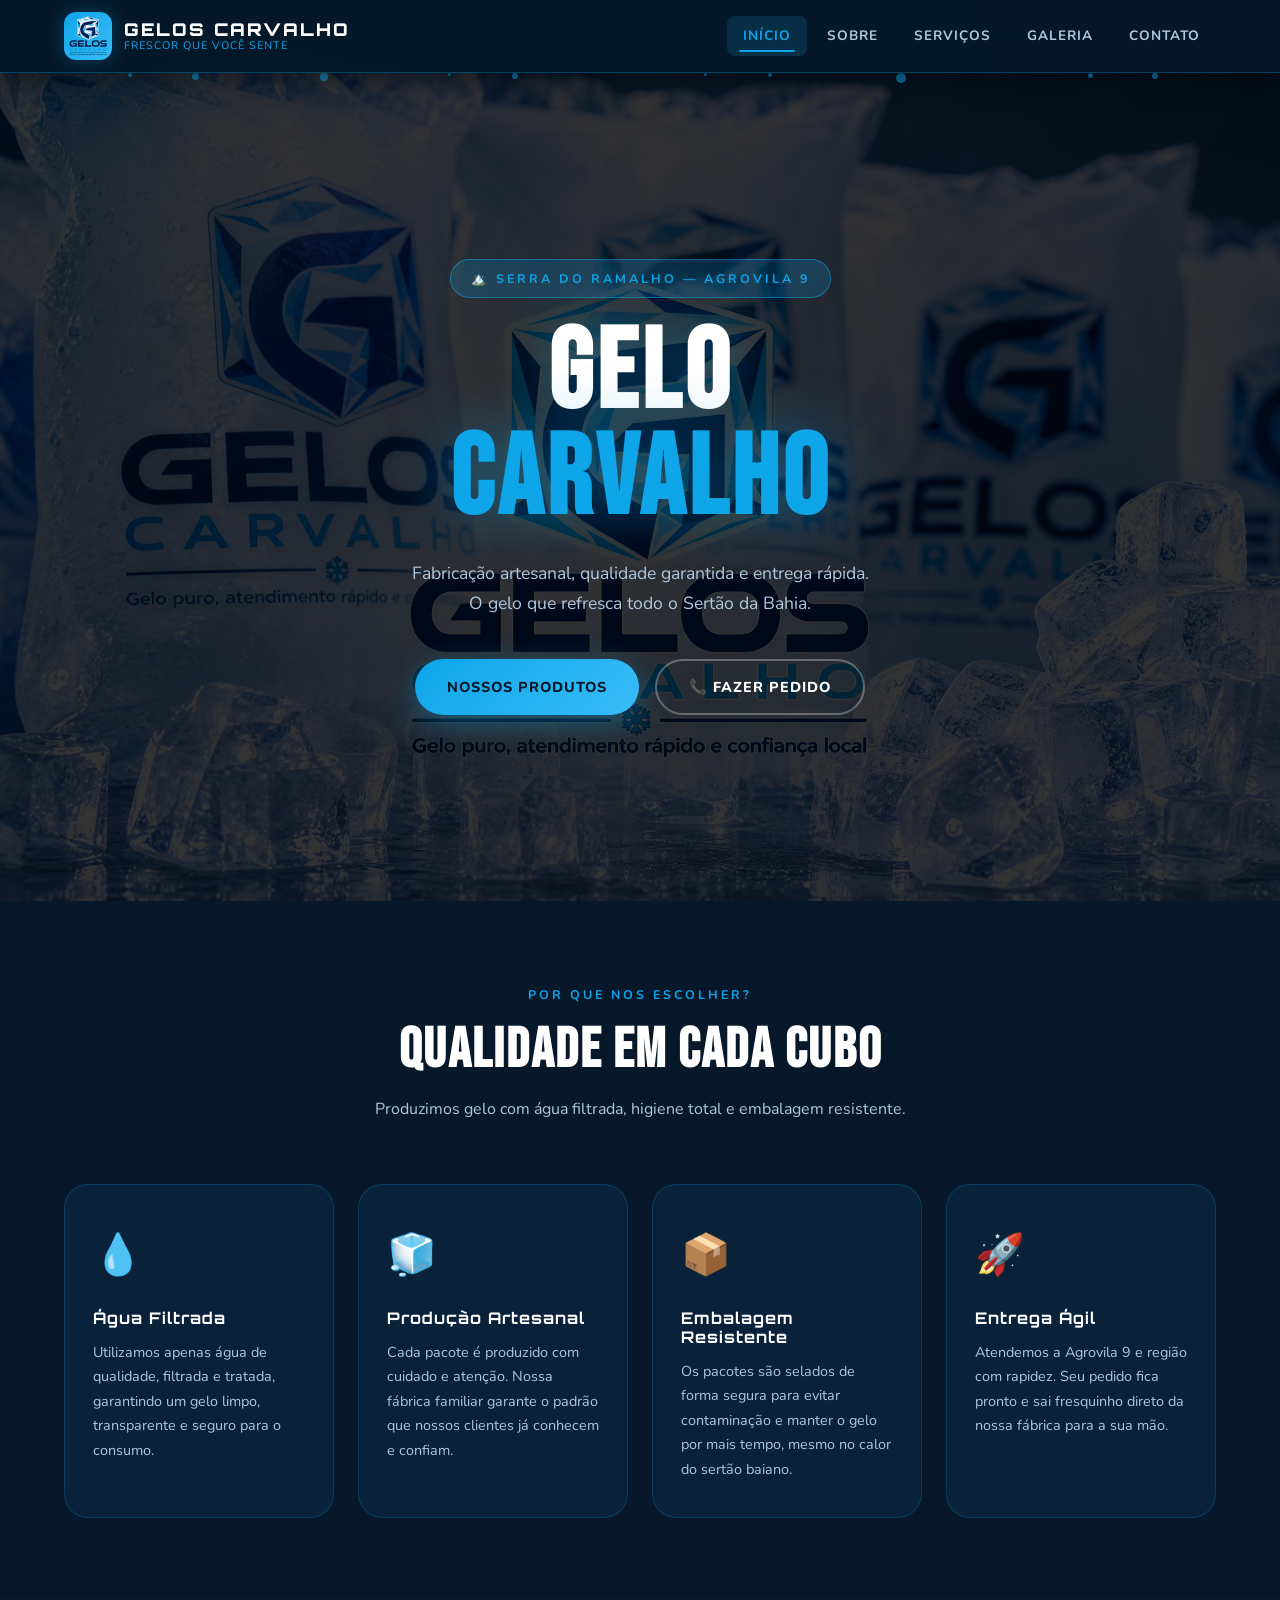
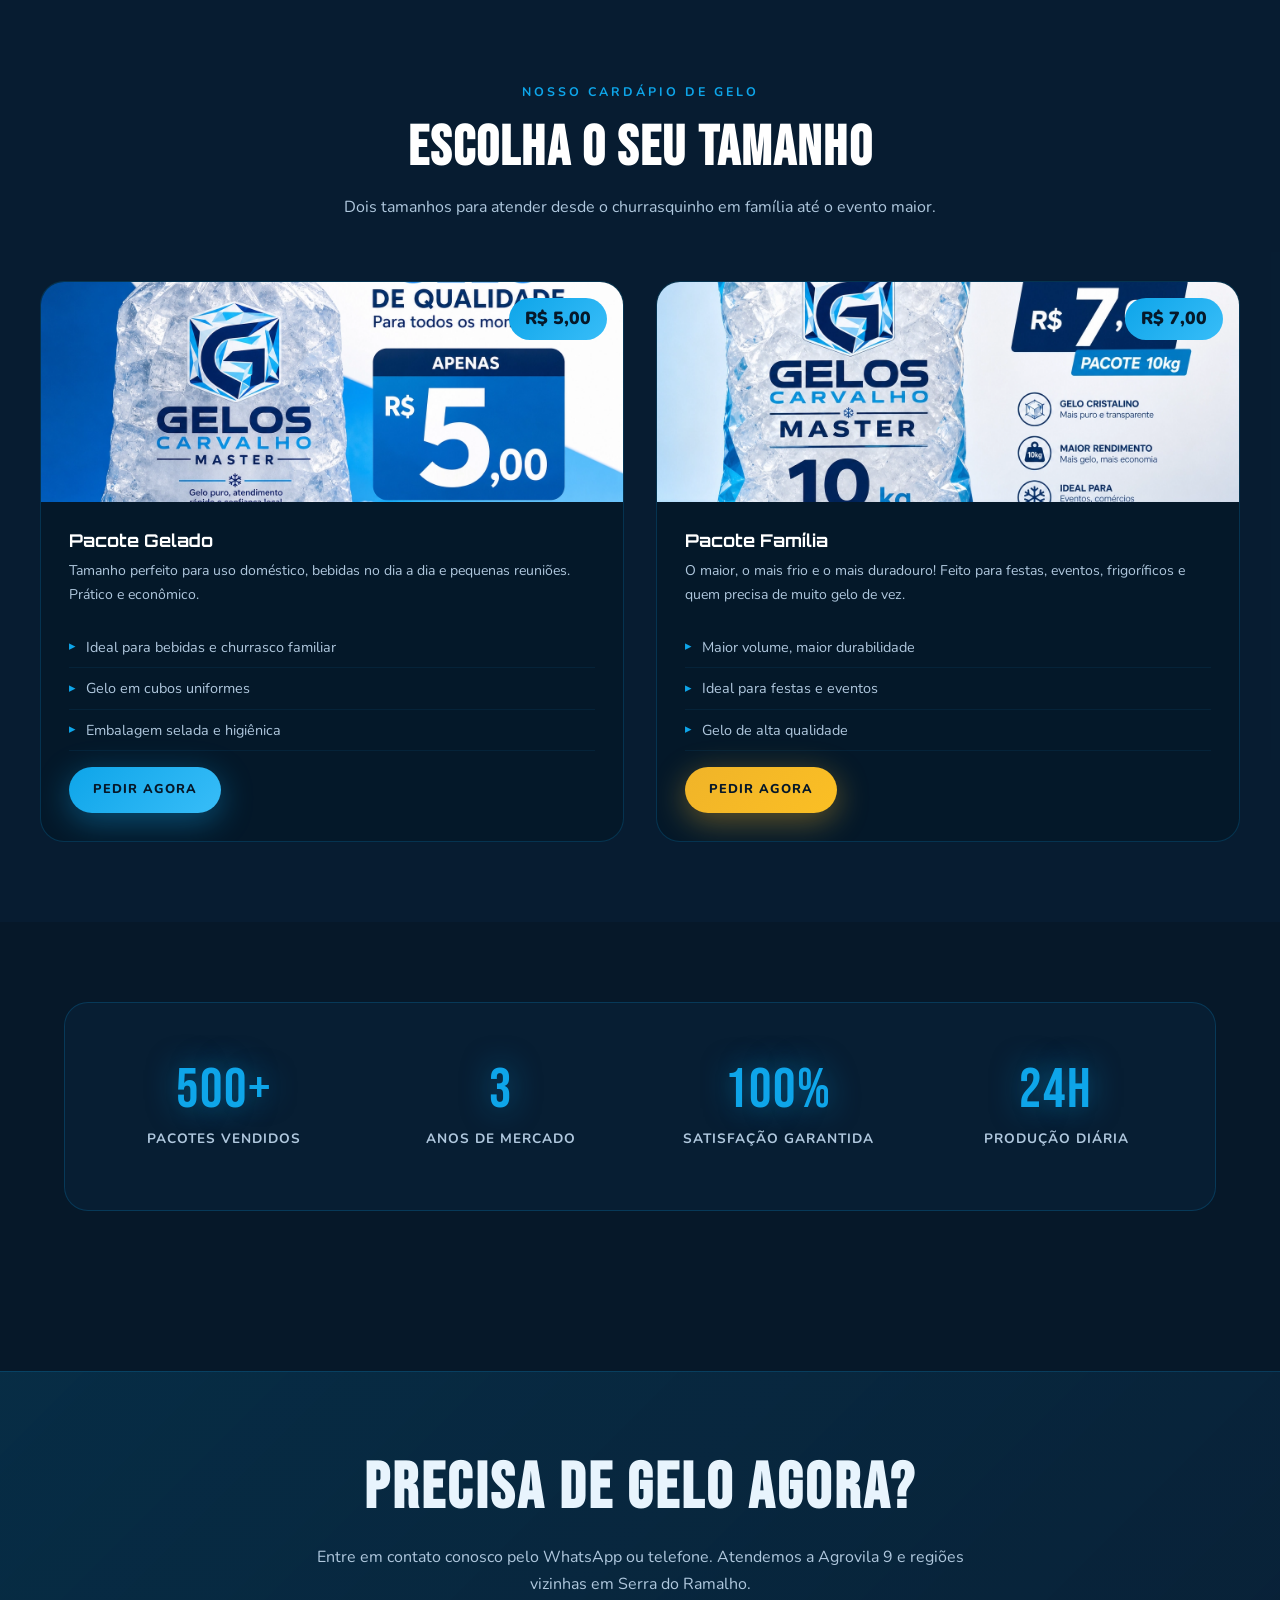
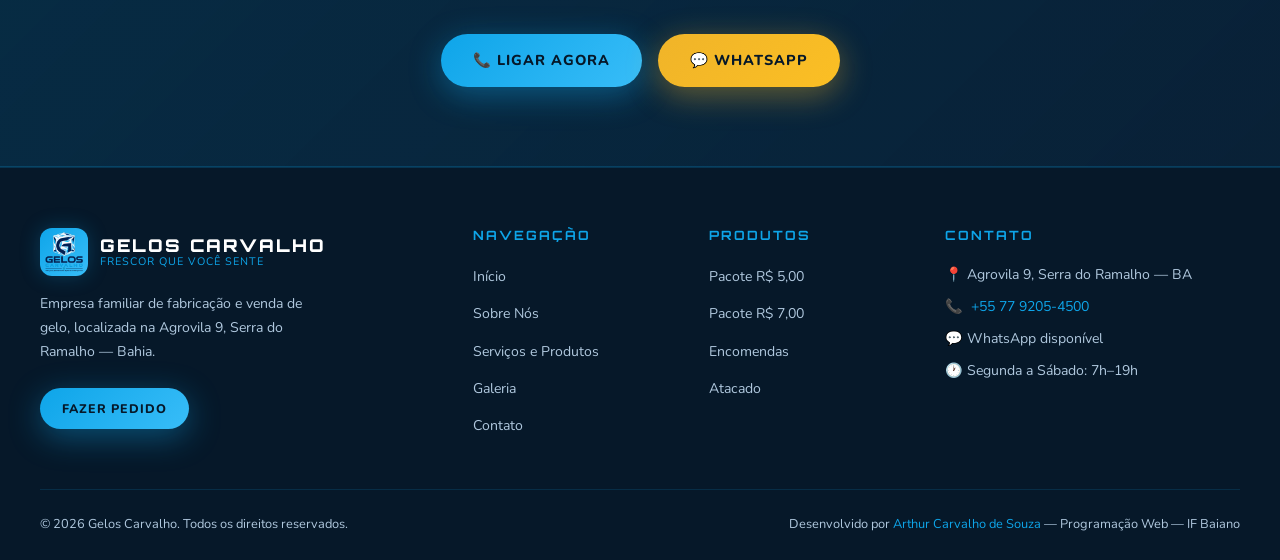
<file: index.html>
<!DOCTYPE html>
<html lang="pt-BR">
<head>
    <meta charset="UTF-8">
    <meta name="viewport" content="width=device-width, initial-scale=1.0">
    <meta name="description" content="Gelos Carvalho — Fabricação e venda de gelo em Serra do Ramalho, Agrovila 9. Gelo de qualidade para sua mesa!">
    <meta name="author" content="Arthur Carvalho de Souza">
    <title>Gelos Carvalho | Frescor que você Sente</title>
    <link rel="icon" type="image/jpeg" href="img/Gelos_Carvalho_Logo_Mestre.png">
    <link rel="stylesheet" href="css/style.css">
</head>
<body>
    <audio autoplay loop> <source src="audio/aquatic_ambience.mp3" type="audio/mpeg"> </audio>

    <!-- ======== HEADER ======== -->
    <header>  
        <div class="header-inner">
            <a href="index.html" class="logo">
                <div class="logo-icone"><img src="img/Gelos_Carvalho_Logo_Mestre.png" alt="logo_gelo"></div>
                <div class="logo-texto">
                    <span class="logo-nome">Gelos Carvalho</span>
                    <span class="logo-slogan">Frescor que você sente</span>
                </div>
            </a>
            <nav>
                <ul>
                    <li><a href="index.html" class="ativo">Início</a></li>
                    <li><a href="sobre.html">Sobre</a></li>
                    <li><a href="servicos.html">Serviços</a></li>
                    <li><a href="galeria.html">Galeria</a></li>
                    <li><a href="contato.html">Contato</a></li>
                </ul>
            </nav>
        </div>
    </header>

    <!-- ======== MAIN ======== -->
    <main>

        <!-- HERO -->
        <section class="hero">
            <!-- Cristais flutuantes -->
            <div class="cristais" aria-hidden="true">
                <div class="cristal"></div>
                <div class="cristal"></div>
                <div class="cristal"></div>
                <div class="cristal"></div>
                <div class="cristal"></div>
                <div class="cristal"></div>
                <div class="cristal"></div>
                <div class="cristal"></div>
                <div class="cristal"></div>
                <div class="cristal"></div>
            </div>
            <div class="hero-conteudo">
                <div class="hero-badge">🏔️ Serra do Ramalho &mdash; Agrovila 9</div>
                <h1>
                    Gelo
                    <span>Carvalho</span>
                </h1>
                <p class="hero-subtitulo">
                    Fabricação artesanal, qualidade garantida e entrega rápida.<br>
                    O gelo que refresca todo o Sertão da Bahia.
                </p>
                <div class="hero-botoes">
                    <a href="servicos.html" class="btn btn-primario"> Nossos Produtos</a>
                    <a href="contato.html" class="btn btn-secundario">📞 Fazer Pedido</a>
                </div>
            </div>
        </section>

        <!-- DESTAQUES -->
        <section class="destaques">
            <div class="secao-titulo animar">
                <span class="label">Por que nos escolher?</span>
                <h2>Qualidade em Cada Cubo</h2>
                <p>Produzimos gelo com água filtrada, higiene total e embalagem resistente.</p>
            </div>

            <div class="cards-grid">
                <article class="card animar animar-delay-1">
                    <div class="card-icone">💧</div>
                    <h3>Água Filtrada</h3>
                    <p>Utilizamos apenas água de qualidade, filtrada e tratada, garantindo um gelo limpo, transparente e seguro para o consumo.</p>
                </article>
                <article class="card animar animar-delay-2">
                    <div class="card-icone">🧊</div>
                    <h3>Produção Artesanal</h3>
                    <p>Cada pacote é produzido com cuidado e atenção. Nossa fábrica familiar garante o padrão que nossos clientes já conhecem e confiam.</p>
                </article>
                <article class="card animar animar-delay-3">
                    <div class="card-icone">📦</div>
                    <h3>Embalagem Resistente</h3>
                    <p>Os pacotes são selados de forma segura para evitar contaminação e manter o gelo por mais tempo, mesmo no calor do sertão baiano.</p>
                </article>
                <article class="card animar animar-delay-4">
                    <div class="card-icone">🚀</div>
                    <h3>Entrega Ágil</h3>
                    <p>Atendemos a Agrovila 9 e região com rapidez. Seu pedido fica pronto e sai fresquinho direto da nossa fábrica para a sua mão.</p>
                </article>
            </div>
        </section>

        <!-- PRODUTOS EM DESTAQUE -->
        <section class="produtos-destaque">
            <div class="produtos-destaque-inner">
                <div class="secao-titulo animar">
                    <span class="label">Nosso Cardápio de Gelo</span>
                    <h2>Escolha o Seu Tamanho</h2>
                    <p>Dois tamanhos para atender desde o churrasquinho em família até o evento maior.</p>
                </div>

                <div class="produtos-grid">
                    <article class="produto-card animar animar-delay-1">
                        <div class="produto-imagem">
                            <img src="img/gelo-pacote-5.jpg" alt="Pacote de Gelo R$5 — Gelos Carvalho">
                            <span class="produto-badge">R$ 5,00</span>
                        </div>
                        <div class="produto-info">
                            <h3>Pacote Gelado</h3>
                            <p>Tamanho perfeito para uso doméstico, bebidas no dia a dia e pequenas reuniões. Prático e econômico.</p>
                            <ul class="lista-simples">
                                <li>Ideal para bebidas e churrasco familiar</li>
                                <li>Gelo em cubos uniformes</li>
                                <li>Embalagem selada e higiênica</li>
                            </ul>
                            <a href="contato.html" class="btn btn-primario" style="margin-top:16px; font-size:0.8rem; padding:12px 24px;">Pedir Agora</a>
                        </div>
                    </article>

                    <article class="produto-card animar animar-delay-2">
                        <div class="produto-imagem">
                            <img src="img/gelo-pacote-7.jpg" alt="Pacote de Gelo R$7 — Gelos Carvalho">
                            <span class="produto-badge">R$ 7,00</span>
                        </div>
                        <div class="produto-info">
                            <h3>Pacote Família</h3>
                            <p>O maior, o mais frio e o mais duradouro! Feito para festas, eventos, frigoríficos e quem precisa de muito gelo de vez.</p>
                            <ul class="lista-simples">
                                <li>Maior volume, maior durabilidade</li>
                                <li>Ideal para festas e eventos</li>
                                <li>Gelo de alta qualidade</li>
                            </ul>
                            <a href="contato.html" class="btn btn-dourado" style="margin-top:16px; font-size:0.8rem; padding:12px 24px;">Pedir Agora</a>
                        </div>
                    </article>
                </div>
            </div>
        </section>

        <!-- NUMEROS -->
        <section style="padding: 80px 24px; max-width:1200px; margin:0 auto;">
            <div class="stats-section animar">
                <div class="stat-item">
                    <div class="numero">500+</div>
                    <p>Pacotes Vendidos</p>
                </div>
                <div class="stat-item">
                    <div class="numero">3</div>
                    <p>Anos de Mercado</p>
                </div>
                <div class="stat-item">
                    <div class="numero">100%</div>
                    <p>Satisfação Garantida</p>
                </div>
                <div class="stat-item">
                    <div class="numero">24H</div>
                    <p>Produção Diária</p>
                </div>
            </div>
        </section>

        <!-- CTA BANNER -->
        <section class="cta-banner">
            <div class="cta-banner-inner animar">
                <h2>Precisa de Gelo Agora?</h2>
                <p>Entre em contato conosco pelo WhatsApp ou telefone. Atendemos a Agrovila 9 e regiões vizinhas em Serra do Ramalho.</p>
                <div style="display:flex; gap:16px; justify-content:center; flex-wrap:wrap;">
                    <a href="tel:+5577920545000" class="btn btn-primario">📞 Ligar Agora</a>
                    <a href="https://wa.me/5577920545000" target="_blank" class="btn btn-dourado">💬 WhatsApp</a>
                </div>
            </div>
        </section>

    </main>

    <!-- ======== FOOTER ======== -->
    <footer>
        <div class="footer-grid">
            <div class="footer-marca">
                <div class="logo">
                    <div class="logo-icone"><img src="img/Gelos_Carvalho_Logo_Mestre.png" alt="logo_gelo"></div>
                    <div class="logo-texto">
                        <span class="logo-nome">Gelos Carvalho</span>
                        <span class="logo-slogan">Frescor que você sente</span>
                    </div>
                </div>
                <p>Empresa familiar de fabricação e venda de gelo, localizada na Agrovila 9, Serra do Ramalho — Bahia.</p>
                <a href="contato.html" class="btn btn-primario" style="font-size:0.78rem; padding:10px 22px;">Fazer Pedido</a>
            </div>

            <div>
                <h4 class="footer-titulo">Navegação</h4>
                <ul class="footer-links">
                    <li><a href="index.html">Início</a></li>
                    <li><a href="sobre.html">Sobre Nós</a></li>
                    <li><a href="servicos.html">Serviços e Produtos</a></li>
                    <li><a href="galeria.html">Galeria</a></li>
                    <li><a href="contato.html">Contato</a></li>
                </ul>
            </div>

            <div>
                <h4 class="footer-titulo">Produtos</h4>
                <ul class="footer-links">
                    <li><a href="servicos.html">Pacote R$ 5,00</a></li>
                    <li><a href="servicos.html">Pacote R$ 7,00</a></li>
                    <li><a href="contato.html">Encomendas</a></li>
                    <li><a href="contato.html">Atacado</a></li>
                </ul>
            </div>

            <div>
                <h4 class="footer-titulo">Contato</h4>
                <div class="footer-contato">
                    <p>📍 Agrovila 9, Serra do Ramalho — BA</p>
                    <p>📞 <a href="tel:+5577920545000" style="color:var(--azul-gelo);">+55 77 9205-4500</a></p>
                    <p>💬 WhatsApp disponível</p>
                    <p>🕐 Segunda a Sábado: 7h–19h</p>
                </div>
            </div>
        </div>

        <div class="footer-bottom">
            <p>&copy; 2026 Gelos Carvalho. Todos os direitos reservados.</p>
            <p>Desenvolvido por <span>Arthur Carvalho de Souza</span> &mdash; Programação Web &mdash; IF Baiano</p>
        </div>
    </footer>

    <!-- Script de animação ao rolar -->
    <script>
        const observer = new IntersectionObserver((entries) => {
            entries.forEach(entry => {
                if (entry.isIntersecting) {
                    entry.target.classList.add('visivel');
                }
            });
        }, { threshold: 0.15 });

        document.querySelectorAll('.animar').forEach(el => observer.observe(el));
    </script>
</body>
</html>
</file>
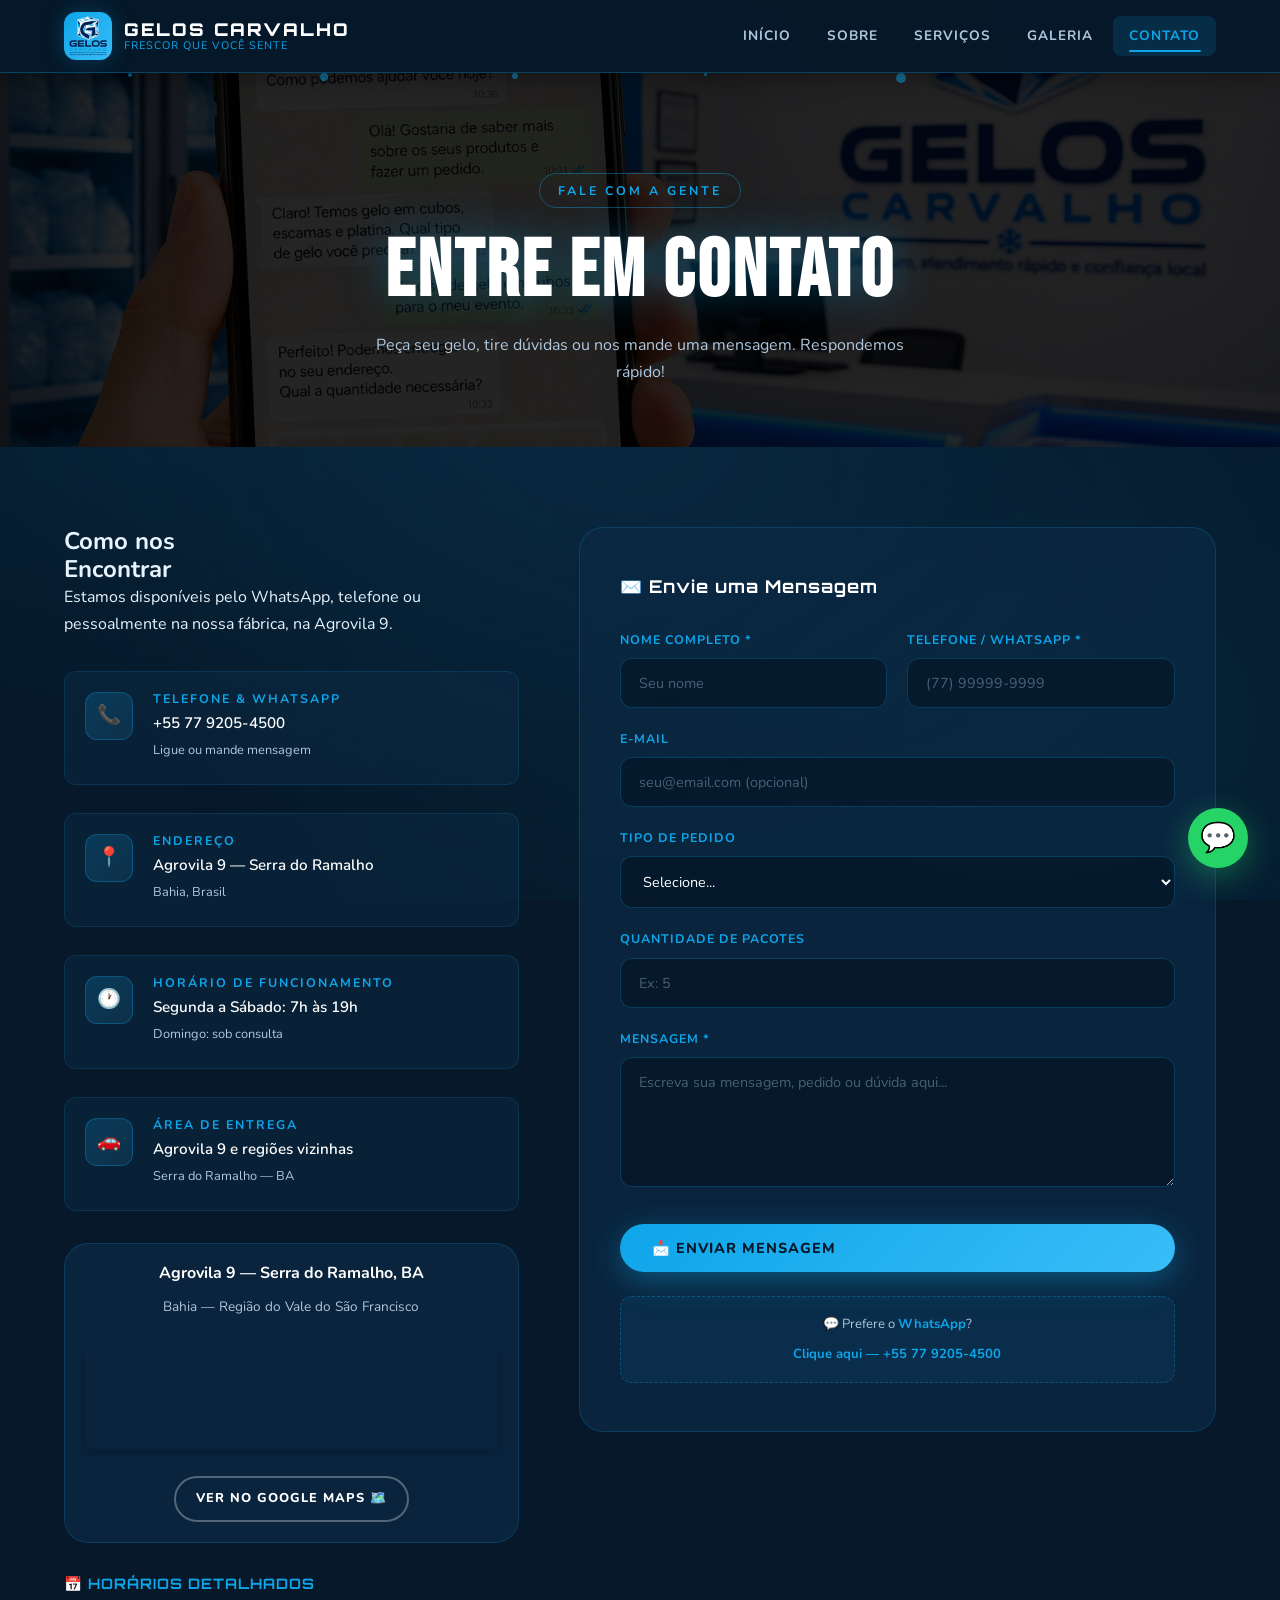
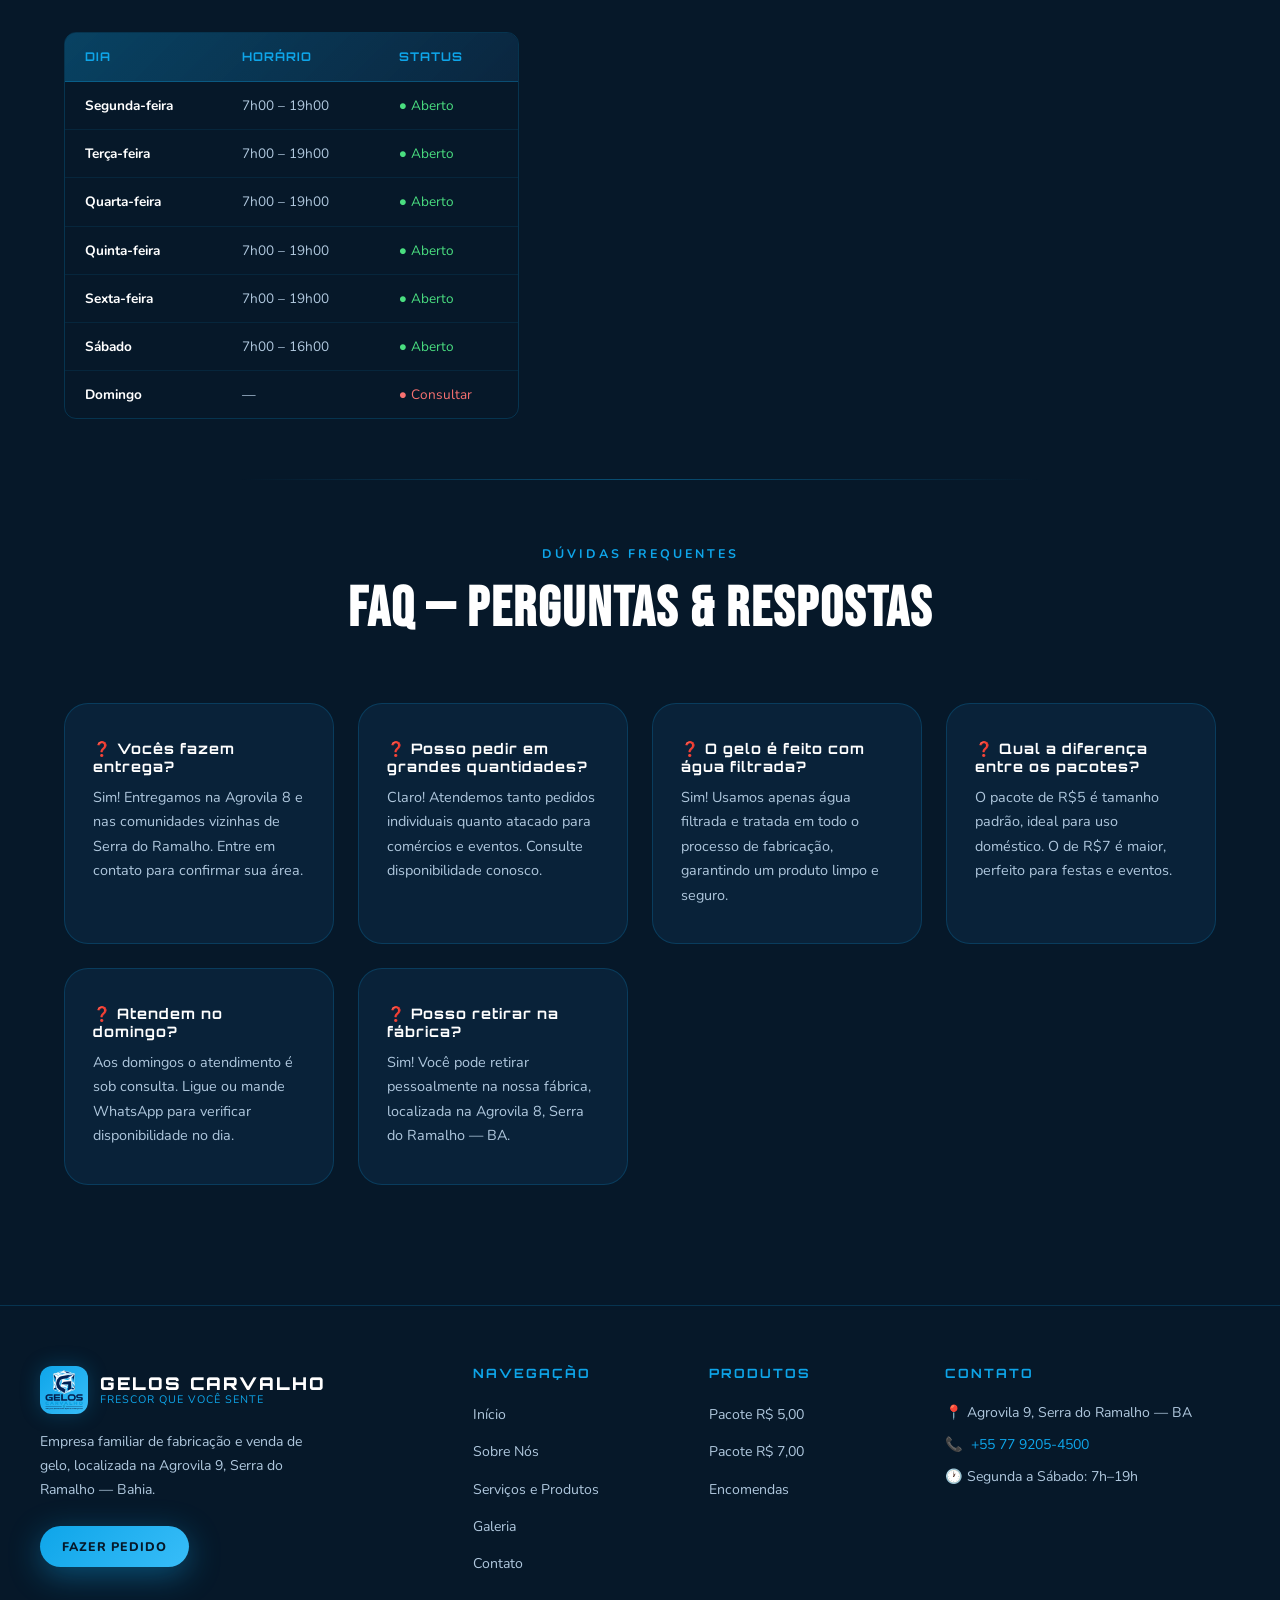
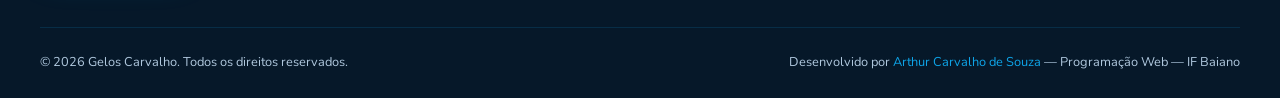
<file: contato.html>
<!DOCTYPE html>
<html lang="pt-BR">
<head>
    <meta charset="UTF-8">
    <meta name="viewport" content="width=device-width, initial-scale=1.0">
    <meta name="description" content="Entre em contato com a Gelos Carvalho — faça seu pedido pelo telefone, WhatsApp ou formulário.">
    <title>Contato | Gelos Carvalho</title>
    <link rel="icon" type="image/jpeg" href="img/Gelos_Carvalho_Logo_Mestre.png">
    <link rel="stylesheet" href="css/style.css">
    <style>
        /* Sucesso do formulário */
        .form-sucesso {
            display: none;
            background: rgba(14,165,233,0.15);
            border: 1px solid var(--azul-gelo);
            border-radius: var(--raio);
            padding: 24px;
            text-align: center;
            margin-top: 20px;
            animation: fadeUp 0.5s ease;
        }

        .form-sucesso.visivel { display: block; }

        .form-sucesso .sucesso-icone {
            font-size: 2.5rem;
            margin-bottom: 12px;
        }

        .form-sucesso h4 {
            color: var(--azul-gelo);
            margin-bottom: 8px;
            font-family: var(--fonte-titulo);
            letter-spacing: 1px;
        }

        .form-sucesso p {
            color: var(--cinza-medio);
            font-size: 0.88rem;
        }

        /* Mapa placeholder */
        .mapa-placeholder {
            background: rgba(12,42,69,0.7);
            border: 1px solid rgba(14,165,233,0.2);
            border-radius: var(--raio-grande);
            height: 300px;
            display: flex;
            flex-direction: column;
            align-items: center;
            justify-content: center;
            gap: 12px;
            margin-top: 32px;
            text-align: center;
        }

        .mapa-placeholder span { font-size: 3rem; }
        .mapa-placeholder h4 { color: var(--branco); font-size: 1rem; }
        .mapa-placeholder p  { color: var(--cinza-medio); font-size: 0.85rem; }

        /* WhatsApp botão flutuante */
        .whatsapp-float {
            position: fixed;
            bottom: 32px;
            right: 32px;
            width: 60px;
            height: 60px;
            background: #25D366;
            border-radius: 50%;
            display: flex;
            align-items: center;
            justify-content: center;
            font-size: 1.8rem;
            box-shadow: 0 8px 32px rgba(37,211,102,0.4);
            z-index: 999;
            transition: all 0.3s ease;
            animation: pulsar 3s ease-in-out infinite;
        }

        .whatsapp-float:hover {
            transform: scale(1.1);
            box-shadow: 0 12px 40px rgba(37,211,102,0.6);
        }
    </style>
</head>
<body>
    <audio autoplay loop> <source src="audio/aquatic_ambience.mp3" type="audio/mpeg"> </audio>
    <!-- WhatsApp Flutuante -->
    <a href="https://wa.me/5577920545000" target="_blank" class="whatsapp-float" title="Fale pelo WhatsApp">💬</a>

    <!-- ======== HEADER ======== -->
    <header>
        <div class="header-inner">
            <a href="index.html" class="logo">
                <div class="logo-icone"><img src="img/Gelos_Carvalho_Logo_Mestre.png" alt="logo_gelo"></div>
                <div class="logo-texto">
                    <span class="logo-nome">Gelos Carvalho</span>
                    <span class="logo-slogan">Frescor que você sente</span>
                </div>
            </a>
            <nav>
                <ul>
                    <li><a href="index.html">Início</a></li>
                    <li><a href="sobre.html">Sobre</a></li>
                    <li><a href="servicos.html">Serviços</a></li>
                    <li><a href="galeria.html">Galeria</a></li>
                    <li><a href="contato.html" class="ativo">Contato</a></li>
                </ul>
            </nav>
        </div>
    </header>

    <!-- ======== MAIN ======== -->
    <main>

        <!-- PAGE HERO -->
        <section class="page-contato">
            <div class="cristais" aria-hidden="true">
                <div class="cristal"></div>
                <div class="cristal"></div>
                <div class="cristal"></div>
                <div class="cristal"></div>
                <div class="cristal"></div>
            </div>
            <span class="page-contato-label">Fale com a gente</span>
            <h1>Entre em Contato</h1>
            <p>Peça seu gelo, tire dúvidas ou nos mande uma mensagem. Respondemos rápido!</p>
        </section>

        <!-- CONTEÚDO CONTATO -->
        <div class="contato-conteudo">

            <div class="contato-grid animar">

                <!-- INFORMAÇÕES DE CONTATO -->
                <div>
                    <h2>Como nos<br>Encontrar</h2>
                    <p>Estamos disponíveis pelo WhatsApp, telefone ou pessoalmente na nossa fábrica, na Agrovila 9.</p>

                    <div style="margin-top:32px;">

                        <div class="contato-item">
                            <div class="contato-item-icone">📞</div>
                            <div class="contato-item-texto">
                                <h4>Telefone &amp; WhatsApp</h4>
                                <p><a href="tel:+5577920545000" style="color:var(--branco);">+55 77 9205-4500</a></p>
                                <span>Ligue ou mande mensagem</span>
                            </div>
                        </div>

                        <div class="contato-item">
                            <div class="contato-item-icone">📍</div>
                            <div class="contato-item-texto">
                                <h4>Endereço</h4>
                                <p>Agrovila 9 — Serra do Ramalho</p>
                                <span>Bahia, Brasil</span>
                            </div>
                        </div>

                        <div class="contato-item">
                            <div class="contato-item-icone">🕐</div>
                            <div class="contato-item-texto">
                                <h4>Horário de Funcionamento</h4>
                                <p>Segunda a Sábado: 7h às 19h</p>
                                <span>Domingo: sob consulta</span>
                            </div>
                        </div>

                        <div class="contato-item">
                            <div class="contato-item-icone">🚗</div>
                            <div class="contato-item-texto">
                                <h4>Área de Entrega</h4>
                                <p>Agrovila 9 e regiões vizinhas</p>
                                <span>Serra do Ramalho — BA</span>
                            </div>
                        </div>
                    </div>

                    <!-- Mapa placeholder -->
                    <div class="mapa-placeholder" style="padding: 20px; text-align: center;">
                        <h4>Agrovila 9 — Serra do Ramalho, BA</h4>
                        <p style="margin-bottom: 15px;">Bahia — Região do Vale do São Francisco</p>
                        
                        <div style="width: 100%; border-radius: 8px; overflow: hidden; box-shadow: 0 4px 12px rgba(0,0,0,0.15); margin-bottom: 15px;">
                            <iframe 
                                src="https://maps.google.com/maps?q=Agrovila%209,%20Serra%20do%20Ramalho%20-%20BA&output=embed" 
                                width="100%" 
                                height="350" 
                                style="border:0; display:block;" 
                                allowfullscreen="" 
                                loading="lazy" 
                                referrerpolicy="no-referrer-when-downgrade">
                            </iframe>
                        </div>

                        <a href="https://www.google.com/maps/place/R.+Pernambuco,+778+-+Centro,+Serra+do+Ramalho+-+BA,+47630-041/@-13.5443156,-43.5774371,19z/data=!3m1!4b1!4m5!3m4!1s0x75be9976fe8d4a1:0xc565da5f3442310d!8m2!3d-13.5443169!4d-43.5767934?entry=ttu&g_ep=EgoyMDI2MDUyNy4wIKXMDSoASAFQAw%3D%3D" target="_blank" class="btn btn-secundario" style="font-size:0.8rem; padding:10px 20px; display: inline-block; text-decoration: none;">
                            Ver no Google Maps 🗺️
                        </a>
                    </div>

                    <!-- Horários em tabela -->
                    <div style="margin-top:32px;">
                        <h3 style="font-family:var(--fonte-titulo); font-size:0.9rem; letter-spacing:1px; color:var(--azul-gelo); text-transform:uppercase; margin-bottom:16px;">📅 Horários Detalhados</h3>
                        <div class="horarios-tabela">
                            <table>
                                <thead>
                                    <tr>
                                        <th>Dia</th>
                                        <th>Horário</th>
                                        <th>Status</th>
                                    </tr>
                                </thead>
                                <tbody>
                                    <tr>
                                        <td>Segunda-feira</td>
                                        <td>7h00 – 19h00</td>
                                        <td style="color:#4ade80;">● Aberto</td>
                                    </tr>
                                    <tr>
                                        <td>Terça-feira</td>
                                        <td>7h00 – 19h00</td>
                                        <td style="color:#4ade80;">● Aberto</td>
                                    </tr>
                                    <tr>
                                        <td>Quarta-feira</td>
                                        <td>7h00 – 19h00</td>
                                        <td style="color:#4ade80;">● Aberto</td>
                                    </tr>
                                    <tr>
                                        <td>Quinta-feira</td>
                                        <td>7h00 – 19h00</td>
                                        <td style="color:#4ade80;">● Aberto</td>
                                    </tr>
                                    <tr>
                                        <td>Sexta-feira</td>
                                        <td>7h00 – 19h00</td>
                                        <td style="color:#4ade80;">● Aberto</td>
                                    </tr>
                                    <tr>
                                        <td>Sábado</td>
                                        <td>7h00 – 16h00</td>
                                        <td style="color:#4ade80;">● Aberto</td>
                                    </tr>
                                    <tr>
                                        <td>Domingo</td>
                                        <td>—</td>
                                        <td style="color:#f87171;">● Consultar</td>
                                    </tr>
                                </tbody>
                            </table>
                        </div>
                    </div>
                </div>

                <!-- FORMULÁRIO -->
                <div class="form-card animar animar-delay-2">
                    <h3>✉️ Envie uma Mensagem</h3>

                    <form id="formulario-contato" novalidate>
                        <div class="form-row">
                            <div class="form-grupo">
                                <label for="nome">Nome Completo *</label>
                                <input
                                    type="text"
                                    id="nome"
                                    name="nome"
                                    placeholder="Seu nome"
                                    required
                                >
                            </div>
                            <div class="form-grupo">
                                <label for="telefone">Telefone / WhatsApp *</label>
                                <input
                                    type="tel"
                                    id="telefone"
                                    name="telefone"
                                    placeholder="(77) 99999-9999"
                                    required
                                >
                            </div>
                        </div>

                        <div class="form-grupo">
                            <label for="email">E-mail</label>
                            <input
                                type="email"
                                id="email"
                                name="email"
                                placeholder="seu@email.com (opcional)"
                            >
                        </div>

                        <div class="form-grupo">
                            <label for="pedido">Tipo de Pedido</label>
                            <select id="pedido" name="pedido">
                                <option value="">Selecione...</option>
                                <option value="pacote-5">Pacote de Gelo — R$ 5,00</option>
                                <option value="pacote-7">Pacote de Gelo — R$ 7,00</option>
                                <option value="ambos">Ambos os Tamanhos</option>
                                <option value="atacado">Compra em Atacado</option>
                                <option value="duvida">Dúvida / Informação</option>
                            </select>
                        </div>

                        <div class="form-grupo">
                            <label for="quantidade">Quantidade de Pacotes</label>
                            <input
                                type="number"
                                id="quantidade"
                                name="quantidade"
                                placeholder="Ex: 5"
                                min="1"
                            >
                        </div>

                        <div class="form-grupo">
                            <label for="mensagem">Mensagem *</label>
                            <textarea
                                id="mensagem"
                                name="mensagem"
                                placeholder="Escreva sua mensagem, pedido ou dúvida aqui..."
                                required
                                rows="5"
                            ></textarea>
                        </div>

                        <button type="submit" class="btn btn-primario form-btn">
                            📩 Enviar Mensagem
                        </button>
                    </form>

                    <!-- Mensagem de sucesso -->
                    <div class="form-sucesso" id="form-sucesso">
                        <div class="sucesso-icone">✅</div>
                        <h4>Mensagem Enviada!</h4>
                        <p>Obrigado pelo contato! Em breve a família Carvalho entrará em contato com você.</p>
                    </div>

                    <!-- Aviso alternativo -->
                    <div style="margin-top:24px; padding:16px; background:rgba(14,165,233,0.08); border-radius:var(--raio); border:1px dashed rgba(14,165,233,0.3);">
                        <p style="color:var(--cinza-medio); font-size:0.82rem; text-align:center;">
                            💬 Prefere o <strong style="color:var(--azul-gelo);">WhatsApp</strong>?
                            <a href="https://wa.me/5577920545000" target="_blank" style="color:var(--azul-gelo); font-weight:700; display:block; margin-top:8px;">
                                Clique aqui — +55 77 9205-4500
                            </a>
                        </p>
                    </div>
                </div>
            </div>

            <div class="divisor"></div>

            <!-- PERGUNTAS FREQUENTES -->
            <div class="secao-titulo animar">
                <span class="label">Dúvidas Frequentes</span>
                <h2>FAQ — Perguntas &amp; Respostas</h2>
            </div>

            <div class="cards-grid animar" style="margin-bottom:40px;">
                <article class="card">
                    <h3 style="font-size:0.9rem; margin-bottom:10px;">❓ Vocês fazem entrega?</h3>
                    <p>Sim! Entregamos na Agrovila 8 e nas comunidades vizinhas de Serra do Ramalho. Entre em contato para confirmar sua área.</p>
                </article>
                <article class="card">
                    <h3 style="font-size:0.9rem; margin-bottom:10px;">❓ Posso pedir em grandes quantidades?</h3>
                    <p>Claro! Atendemos tanto pedidos individuais quanto atacado para comércios e eventos. Consulte disponibilidade conosco.</p>
                </article>
                <article class="card">
                    <h3 style="font-size:0.9rem; margin-bottom:10px;">❓ O gelo é feito com água filtrada?</h3>
                    <p>Sim! Usamos apenas água filtrada e tratada em todo o processo de fabricação, garantindo um produto limpo e seguro.</p>
                </article>
                <article class="card">
                    <h3 style="font-size:0.9rem; margin-bottom:10px;">❓ Qual a diferença entre os pacotes?</h3>
                    <p>O pacote de R$5 é tamanho padrão, ideal para uso doméstico. O de R$7 é maior, perfeito para festas e eventos.</p>
                </article>
                <article class="card">
                    <h3 style="font-size:0.9rem; margin-bottom:10px;">❓ Atendem no domingo?</h3>
                    <p>Aos domingos o atendimento é sob consulta. Ligue ou mande WhatsApp para verificar disponibilidade no dia.</p>
                </article>
                <article class="card">
                    <h3 style="font-size:0.9rem; margin-bottom:10px;">❓ Posso retirar na fábrica?</h3>
                    <p>Sim! Você pode retirar pessoalmente na nossa fábrica, localizada na Agrovila 8, Serra do Ramalho — BA.</p>
                </article>
            </div>

        </div>
    </main>

    <!-- ======== FOOTER ======== -->
    <footer>
        <div class="footer-grid">
            <div class="footer-marca">
                <div class="logo">
                    <div class="logo-icone"><img src="img/Gelos_Carvalho_Logo_Mestre.png" alt="logo_gelo"></div>
                    <div class="logo-texto">
                        <span class="logo-nome">Gelos Carvalho</span>
                        <span class="logo-slogan">Frescor que você sente</span>
                    </div>
                </div>
                <p>Empresa familiar de fabricação e venda de gelo, localizada na Agrovila 9, Serra do Ramalho — Bahia.</p>
                <a href="contato.html" class="btn btn-primario" style="font-size:0.78rem; padding:10px 22px;">Fazer Pedido</a>
            </div>
            <div>
                <h4 class="footer-titulo">Navegação</h4>
                <ul class="footer-links">
                    <li><a href="index.html">Início</a></li>
                    <li><a href="sobre.html">Sobre Nós</a></li>
                    <li><a href="servicos.html">Serviços e Produtos</a></li>
                    <li><a href="galeria.html">Galeria</a></li>
                    <li><a href="contato.html">Contato</a></li>
                </ul>
            </div>
            <div>
                <h4 class="footer-titulo">Produtos</h4>
                <ul class="footer-links">
                    <li><a href="servicos.html">Pacote R$ 5,00</a></li>
                    <li><a href="servicos.html">Pacote R$ 7,00</a></li>
                    <li><a href="contato.html">Encomendas</a></li>
                </ul>
            </div>
            <div>
                <h4 class="footer-titulo">Contato</h4>
                <div class="footer-contato">
                    <p>📍 Agrovila 9, Serra do Ramalho — BA</p>
                    <p>📞 <a href="tel:+5577920545000" style="color:var(--azul-gelo);">+55 77 9205-4500</a></p>
                    <p>🕐 Segunda a Sábado: 7h–19h</p>
                </div>
            </div>
        </div>
        <div class="footer-bottom">
            <p>&copy; 2026 Gelos Carvalho. Todos os direitos reservados.</p>
            <p>Desenvolvido por <span>Arthur Carvalho de Souza</span> &mdash; Programação Web &mdash; IF Baiano</p>
        </div>
    </footer>

    <script>
        /* Animações */
        const observer = new IntersectionObserver((entries) => {
            entries.forEach(entry => {
                if (entry.isIntersecting) entry.target.classList.add('visivel');
            });
        }, { threshold: 0.1 });
        document.querySelectorAll('.animar').forEach(el => observer.observe(el));

        /* Formulário — simulação de envio */
        document.getElementById('formulario-contato').addEventListener('submit', function(e) {
            e.preventDefault();
            const nome = document.getElementById('nome').value.trim();
            const mensagem = document.getElementById('mensagem').value.trim();
            const telefone = document.getElementById('telefone').value.trim();

            if (!nome || !mensagem || !telefone) {
                alert('Por favor, preencha os campos obrigatórios: Nome, Telefone e Mensagem.');
                return;
            }

            /* Simula envio */
            const btn = this.querySelector('button[type=submit]');
            btn.textContent = '⏳ Enviando...';
            btn.disabled = true;

            setTimeout(() => {
                this.style.display = 'none';
                document.getElementById('form-sucesso').classList.add('visivel');
            }, 1500);
        });

        /* Máscara de telefone */
        document.getElementById('telefone').addEventListener('input', function() {
            let v = this.value.replace(/\D/g, '');
            if (v.length <= 10) {
                v = v.replace(/(\d{2})(\d{4})(\d{0,4})/, '($1) $2-$3');
            } else {
                v = v.replace(/(\d{2})(\d{5})(\d{0,4})/, '($1) $2-$3');
            }
            this.value = v;
        });
    </script>
</body>
</html>
</file>
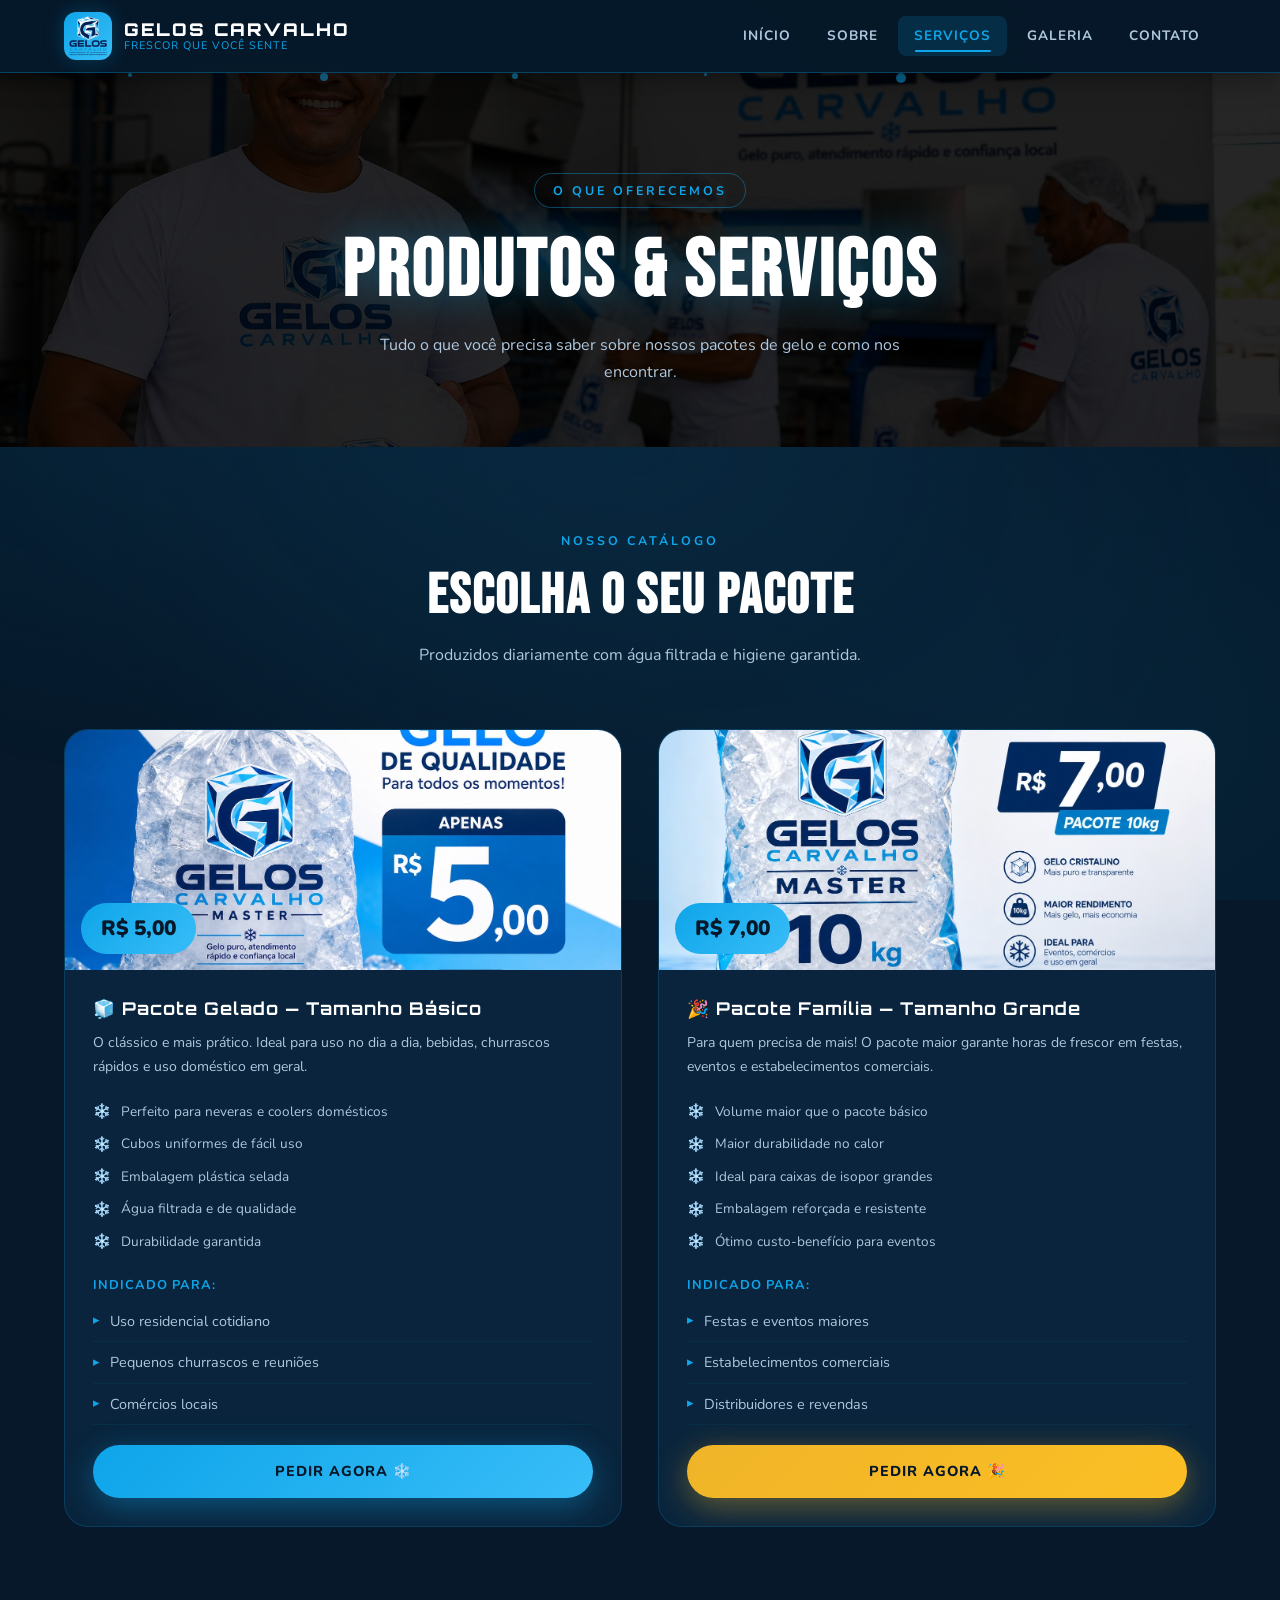
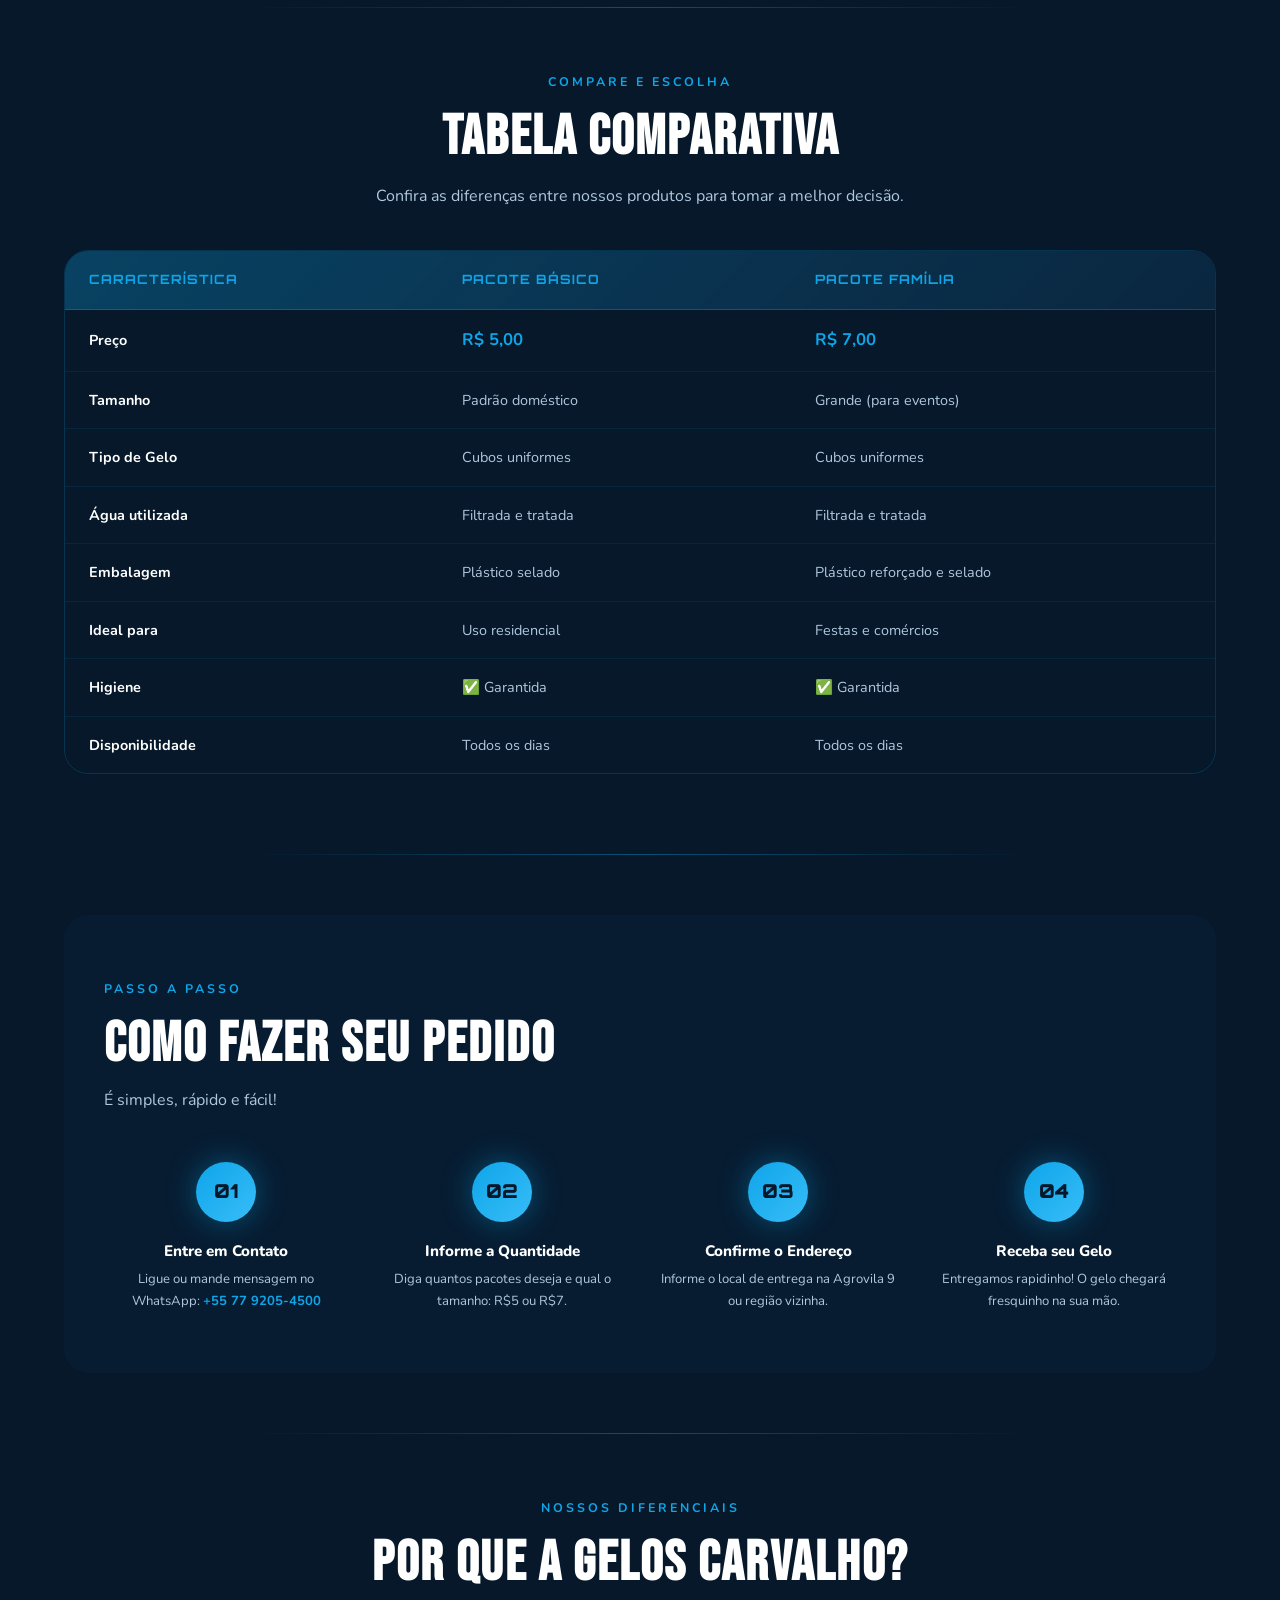
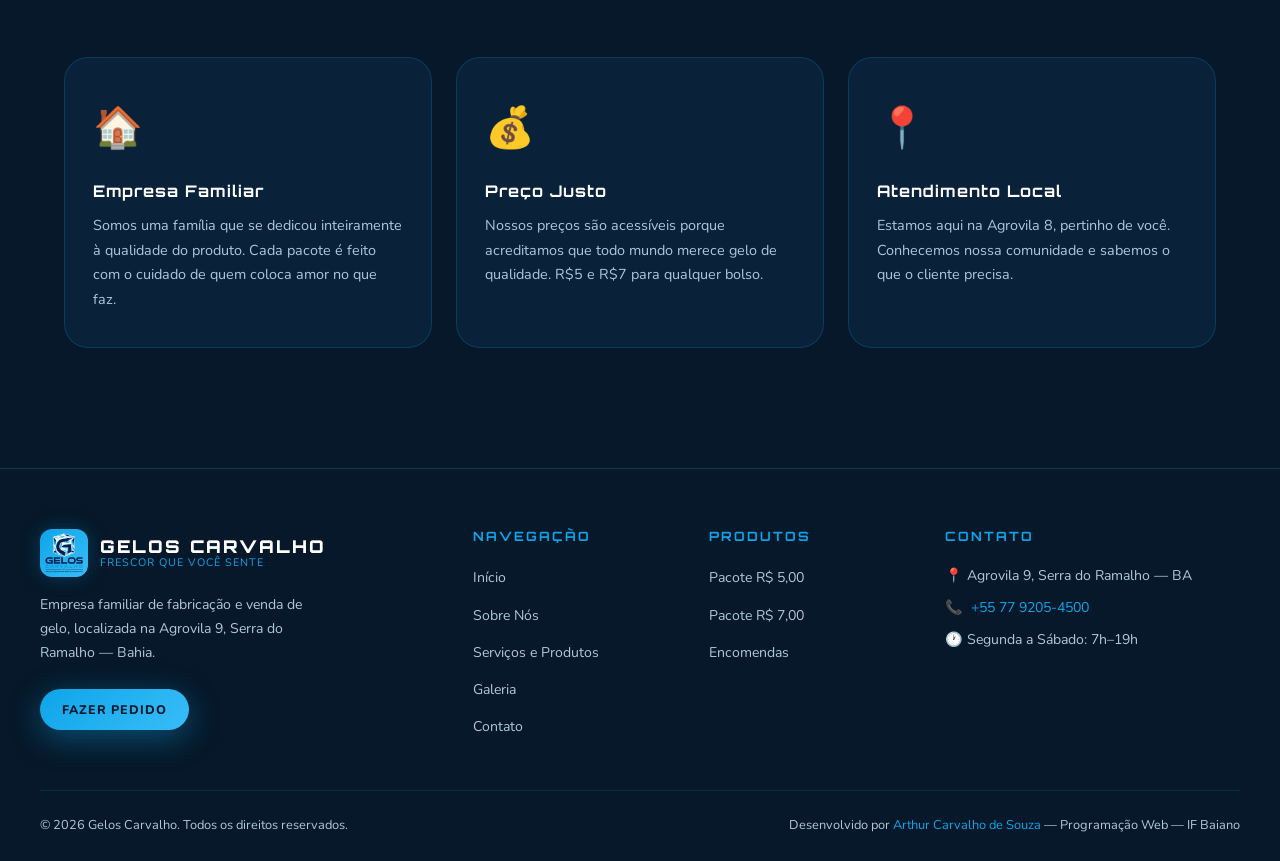
<file: servicos.html>
<!DOCTYPE html>
<html lang="pt-BR">
<head>
    <meta charset="UTF-8">
    <meta name="viewport" content="width=device-width, initial-scale=1.0">
    <meta name="description" content="Produtos e serviços da Gelos Carvalho — Pacotes de gelo R$5 e R$7 em Serra do Ramalho, Bahia.">
    <title>Serviços e Produtos | Gelos Carvalho</title>
    <link rel="icon" type="image/jpeg" href="img/Gelos_Carvalho_Logo_Mestre.png">
    <link rel="stylesheet" href="css/style.css">
</head>
<body>
    <audio autoplay loop> <source src="audio/aquatic_ambience.mp3" type="audio/mpeg"> </audio>
    <!-- ======== HEADER ======== -->
    <header>
        <div class="header-inner">
            <a href="index.html" class="logo">
                <div class="logo-icone"><img src="img/Gelos_Carvalho_Logo_Mestre.png" alt="logo_gelo"></div>
                <div class="logo-texto">
                    <span class="logo-nome">Gelos Carvalho</span>
                    <span class="logo-slogan">Frescor que você sente</span>
                </div>
            </a>
            <nav>
                <ul>
                    <li><a href="index.html">Início</a></li>
                    <li><a href="sobre.html">Sobre</a></li>
                    <li><a href="servicos.html" class="ativo">Serviços</a></li>
                    <li><a href="galeria.html">Galeria</a></li>
                    <li><a href="contato.html">Contato</a></li>
                </ul>
            </nav>
        </div>
    </header>

    <!-- ======== MAIN ======== -->
    <main>

        <!-- PAGE HERO -->
        <section class="page-servico">
            <div class="cristais" aria-hidden="true">
                <div class="cristal"></div>
                <div class="cristal"></div>
                <div class="cristal"></div>
                <div class="cristal"></div>
                <div class="cristal"></div>
            </div>
            <span class="page-servico-label">O que oferecemos</span>
            <h1>Produtos &amp; Serviços</h1>
            <p>Tudo o que você precisa saber sobre nossos pacotes de gelo e como nos encontrar.</p>
        </section>

        <!-- CONTEÚDO -->
        <div class="servicos-conteudo">

            <!-- PRODUTOS COMPLETOS -->
            <div class="secao-titulo animar">
                <span class="label">Nosso catálogo</span>
                <h2>Escolha o Seu Pacote</h2>
                <p>Produzidos diariamente com água filtrada e higiene garantida.</p>
            </div>

            <div class="produtos-completos animar">

                <!-- PRODUTO 1 -->
                <article class="produto-completo">
                    <div class="produto-completo-img">
                        <img src="img/gelo-pacote-5.jpg" alt="Pacote de gelo R$5 — Gelos Carvalho">
                        <span class="preco-tag">R$ 5,00</span>
                    </div>
                    <div class="produto-completo-body">
                        <h3>🧊 Pacote Gelado — Tamanho Básico</h3>
                        <p>O clássico e mais prático. Ideal para uso no dia a dia, bebidas, churrascos rápidos e uso doméstico em geral.</p>
                        <ul class="produto-lista">
                            <li>Perfeito para neveras e coolers domésticos</li>
                            <li>Cubos uniformes de fácil uso</li>
                            <li>Embalagem plástica selada</li>
                            <li>Água filtrada e de qualidade</li>
                            <li>Durabilidade garantida</li>
                        </ul>
                        <h4 style="color: var(--azul-gelo); font-size:0.8rem; letter-spacing:1px; text-transform:uppercase; margin-bottom:8px;">Indicado para:</h4>
                        <ul class="lista-simples">
                            <li>Uso residencial cotidiano</li>
                            <li>Pequenos churrascos e reuniões</li>
                            <li>Comércios locais</li>
                        </ul>
                        <a href="contato.html" class="btn btn-primario" style="margin-top:20px; width:100%; justify-content:center;">Pedir Agora ❄️</a>
                    </div>
                </article>

                <!-- PRODUTO 2 -->
                <article class="produto-completo">
                    <div class="produto-completo-img">
                        <img src="img/gelo-pacote-7.jpg" alt="Pacote de gelo R$7 — Gelos Carvalho">
                        <span class="preco-tag">R$ 7,00</span>
                    </div>
                    <div class="produto-completo-body">
                        <h3>🎉 Pacote Família — Tamanho Grande</h3>
                        <p>Para quem precisa de mais! O pacote maior garante horas de frescor em festas, eventos e estabelecimentos comerciais.</p>
                        <ul class="produto-lista">
                            <li>Volume maior que o pacote básico</li>
                            <li>Maior durabilidade no calor</li>
                            <li>Ideal para caixas de isopor grandes</li>
                            <li>Embalagem reforçada e resistente</li>
                            <li>Ótimo custo-benefício para eventos</li>
                        </ul>
                        <h4 style="color: var(--azul-gelo); font-size:0.8rem; letter-spacing:1px; text-transform:uppercase; margin-bottom:8px;">Indicado para:</h4>
                        <ul class="lista-simples">
                            <li>Festas e eventos maiores</li>
                            <li>Estabelecimentos comerciais</li>
                            <li>Distribuidores e revendas</li>
                        </ul>
                        <a href="contato.html" class="btn btn-dourado" style="margin-top:20px; width:100%; justify-content:center;">Pedir Agora 🎉</a>
                    </div>
                </article>

            </div>

            <div class="divisor"></div>

            <!-- TABELA COMPARATIVA -->
            <div class="tabela-secao animar">
                <div class="secao-titulo" style="margin-bottom:40px;">
                    <span class="label">Compare e escolha</span>
                    <h2>Tabela Comparativa</h2>
                    <p>Confira as diferenças entre nossos produtos para tomar a melhor decisão.</p>
                </div>

                <div class="tabela-wrap">
                    <table>
                        <thead>
                            <tr>
                                <th>Característica</th>
                                <th>Pacote Básico</th>
                                <th>Pacote Família</th>
                            </tr>
                        </thead>
                        <tbody>
                            <tr>
                                <td>Preço</td>
                                <td><strong>R$ 5,00</strong></td>
                                <td><strong>R$ 7,00</strong></td>
                            </tr>
                            <tr>
                                <td>Tamanho</td>
                                <td>Padrão doméstico</td>
                                <td>Grande (para eventos)</td>
                            </tr>
                            <tr>
                                <td>Tipo de Gelo</td>
                                <td>Cubos uniformes</td>
                                <td>Cubos uniformes</td>
                            </tr>
                            <tr>
                                <td>Água utilizada</td>
                                <td>Filtrada e tratada</td>
                                <td>Filtrada e tratada</td>
                            </tr>
                            <tr>
                                <td>Embalagem</td>
                                <td>Plástico selado</td>
                                <td>Plástico reforçado e selado</td>
                            </tr>
                            <tr>
                                <td>Ideal para</td>
                                <td>Uso residencial</td>
                                <td>Festas e comércios</td>
                            </tr>
                            <tr>
                                <td>Higiene</td>
                                <td>✅ Garantida</td>
                                <td>✅ Garantida</td>
                            </tr>
                            <tr>
                                <td>Disponibilidade</td>
                                <td>Todos os dias</td>
                                <td>Todos os dias</td>
                            </tr>
                        </tbody>
                    </table>
                </div>
            </div>

            <div class="divisor"></div>

            <!-- COMO FUNCIONA -->
            <div class="como-funciona animar">
                <div class="secao-titulo" style="text-align:left; margin-bottom:0;">
                    <span class="label">Passo a passo</span>
                    <h2>Como Fazer Seu Pedido</h2>
                    <p style="color: var(--cinza-medio); margin-top:8px;">É simples, rápido e fácil!</p>
                </div>

                <div class="etapas">
                    <div class="etapa">
                        <div class="etapa-numero">01</div>
                        <h4>Entre em Contato</h4>
                        <p>Ligue ou mande mensagem no WhatsApp: <strong style="color:var(--azul-gelo);">+55 77 9205-4500</strong></p>
                    </div>
                    <div class="etapa">
                        <div class="etapa-numero">02</div>
                        <h4>Informe a Quantidade</h4>
                        <p>Diga quantos pacotes deseja e qual o tamanho: R$5 ou R$7.</p>
                    </div>
                    <div class="etapa">
                        <div class="etapa-numero">03</div>
                        <h4>Confirme o Endereço</h4>
                        <p>Informe o local de entrega na Agrovila 9 ou região vizinha.</p>
                    </div>
                    <div class="etapa">
                        <div class="etapa-numero">04</div>
                        <h4>Receba seu Gelo</h4>
                        <p>Entregamos rapidinho! O gelo chegará fresquinho na sua mão.</p>
                    </div>
                </div>
            </div>

            <div class="divisor"></div>

            <!-- DIFERENCIAIS -->
            <div class="secao-titulo animar">
                <span class="label">Nossos diferenciais</span>
                <h2>Por Que a Gelos Carvalho?</h2>
            </div>

            <div class="cards-grid animar" style="margin-bottom:40px;">
                <article class="card">
                    <div class="card-icone">🏠</div>
                    <h3>Empresa Familiar</h3>
                    <p>Somos uma família que se dedicou inteiramente à qualidade do produto. Cada pacote é feito com o cuidado de quem coloca amor no que faz.</p>
                </article>
                <article class="card">
                    <div class="card-icone">💰</div>
                    <h3>Preço Justo</h3>
                    <p>Nossos preços são acessíveis porque acreditamos que todo mundo merece gelo de qualidade. R$5 e R$7 para qualquer bolso.</p>
                </article>
                <article class="card">
                    <div class="card-icone">📍</div>
                    <h3>Atendimento Local</h3>
                    <p>Estamos aqui na Agrovila 8, pertinho de você. Conhecemos nossa comunidade e sabemos o que o cliente precisa.</p>
                </article>
            </div>

        </div>
    </main>

    <!-- ======== FOOTER ======== -->
    <footer>
        <div class="footer-grid">
            <div class="footer-marca">
                <div class="logo">
                    <div class="logo-icone"><img src="img/Gelos_Carvalho_Logo_Mestre.png" alt="logo_gelo"></div>
                    <div class="logo-texto">
                        <span class="logo-nome">Gelos Carvalho</span>
                        <span class="logo-slogan">Frescor que você sente</span>
                    </div>
                </div>
                <p>Empresa familiar de fabricação e venda de gelo, localizada na Agrovila 9, Serra do Ramalho — Bahia.</p>
                <a href="contato.html" class="btn btn-primario" style="font-size:0.78rem; padding:10px 22px;">Fazer Pedido</a>
            </div>
            <div>
                <h4 class="footer-titulo">Navegação</h4>
                <ul class="footer-links">
                    <li><a href="index.html">Início</a></li>
                    <li><a href="sobre.html">Sobre Nós</a></li>
                    <li><a href="servicos.html">Serviços e Produtos</a></li>
                    <li><a href="galeria.html">Galeria</a></li>
                    <li><a href="contato.html">Contato</a></li>
                </ul>
            </div>
            <div>
                <h4 class="footer-titulo">Produtos</h4>
                <ul class="footer-links">
                    <li><a href="servicos.html">Pacote R$ 5,00</a></li>
                    <li><a href="servicos.html">Pacote R$ 7,00</a></li>
                    <li><a href="contato.html">Encomendas</a></li>
                </ul>
            </div>
            <div>
                <h4 class="footer-titulo">Contato</h4>
                <div class="footer-contato">
                    <p>📍 Agrovila 9, Serra do Ramalho — BA</p>
                    <p>📞 <a href="tel:+5577920545000" style="color:var(--azul-gelo);">+55 77 9205-4500</a></p>
                    <p>🕐 Segunda a Sábado: 7h–19h</p>
                </div>
            </div>
        </div>
        <div class="footer-bottom">
            <p>&copy; 2026 Gelos Carvalho. Todos os direitos reservados.</p>
            <p>Desenvolvido por <span>Arthur Carvalho de Souza</span> &mdash; Programação Web &mdash; IF Baiano</p>
        </div>
    </footer>

    <script>
        const observer = new IntersectionObserver((entries) => {
            entries.forEach(entry => {
                if (entry.isIntersecting) entry.target.classList.add('visivel');
            });
        }, { threshold: 0.1 });
        document.querySelectorAll('.animar').forEach(el => observer.observe(el));
    </script>
</body>
</html>
</file>
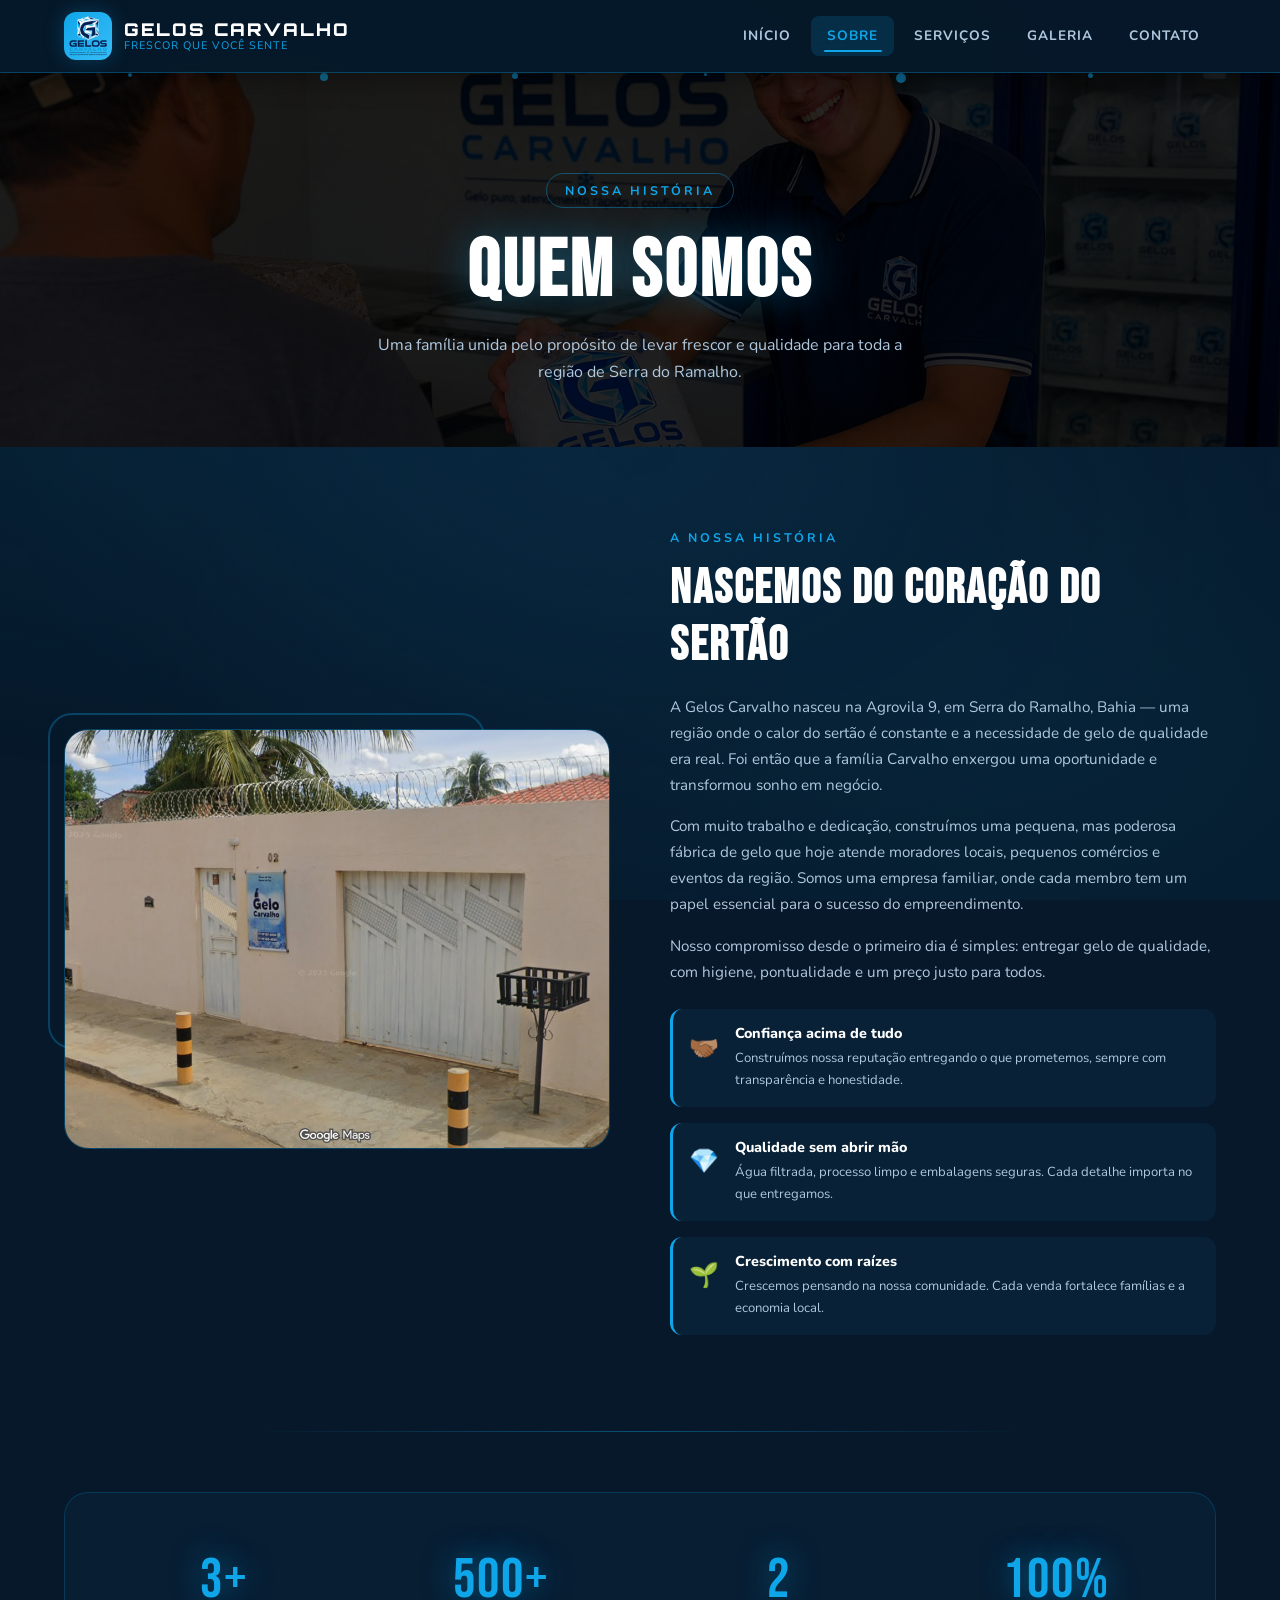
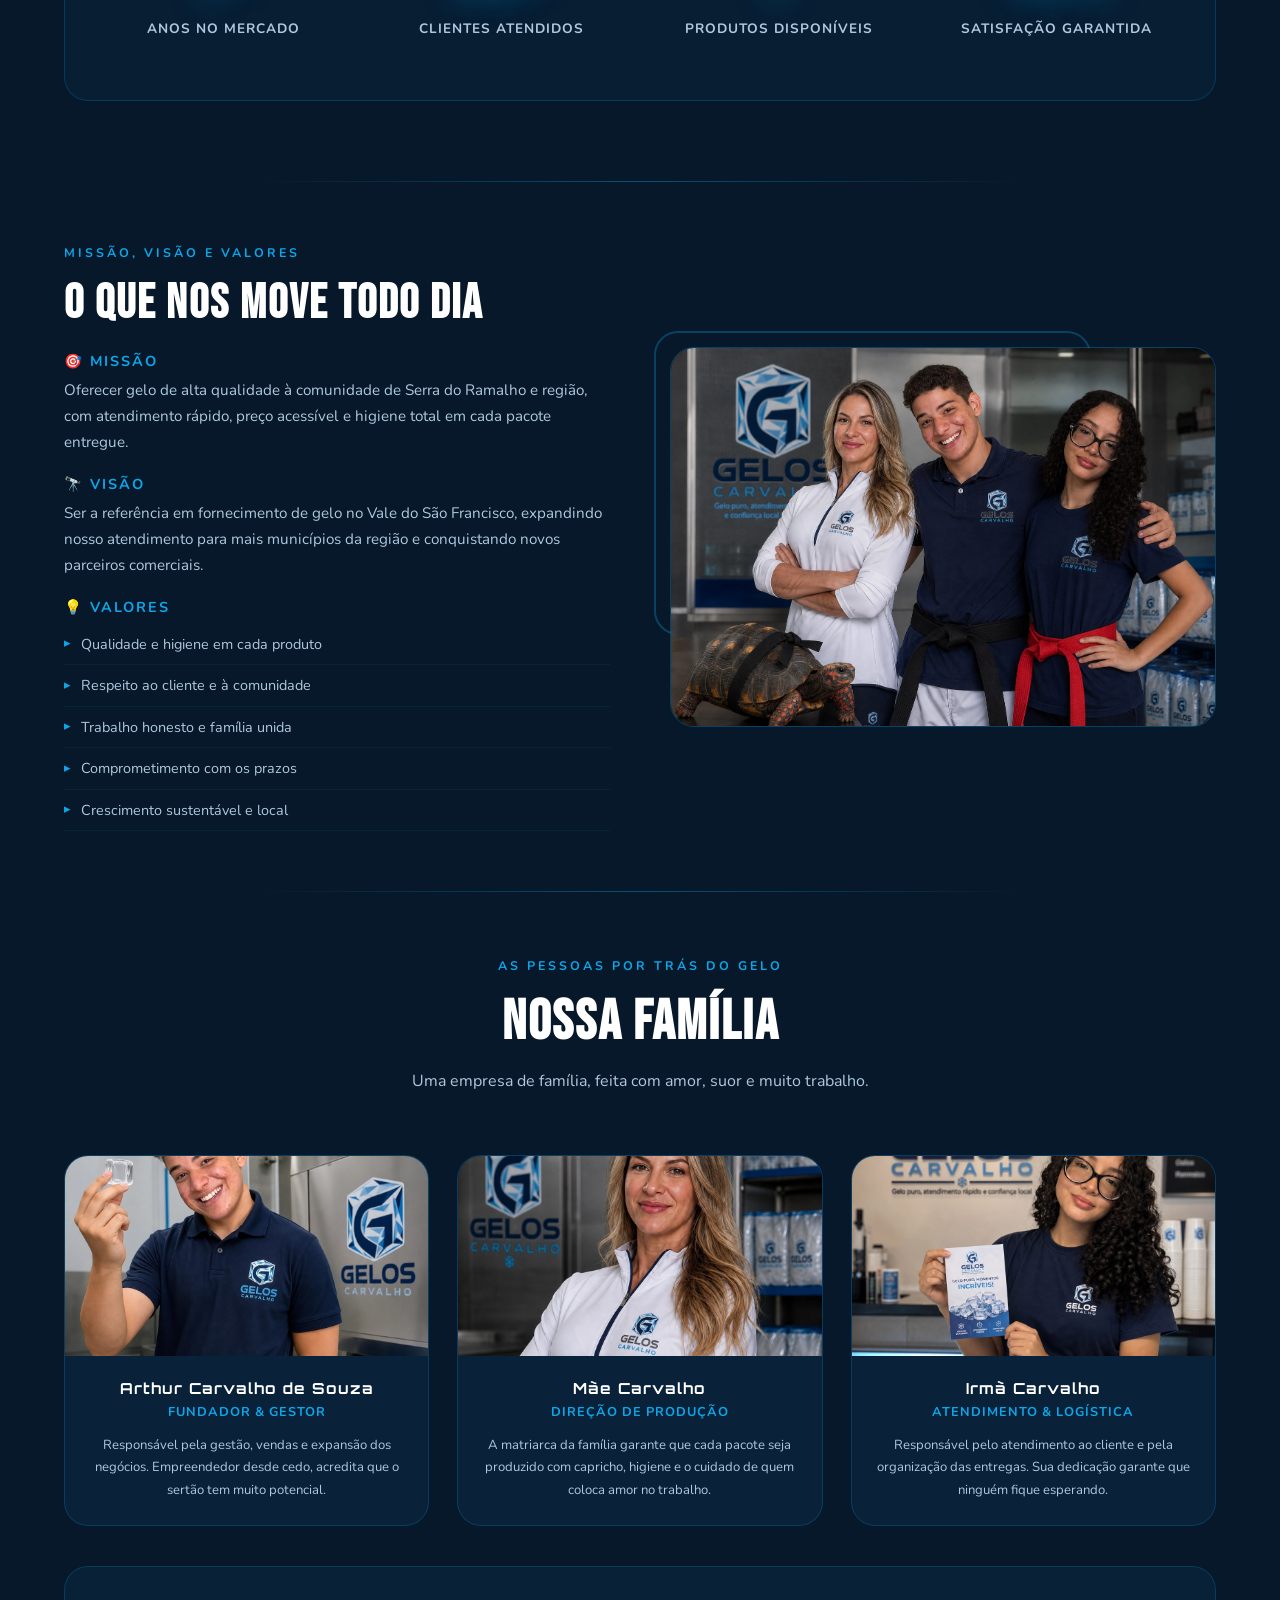
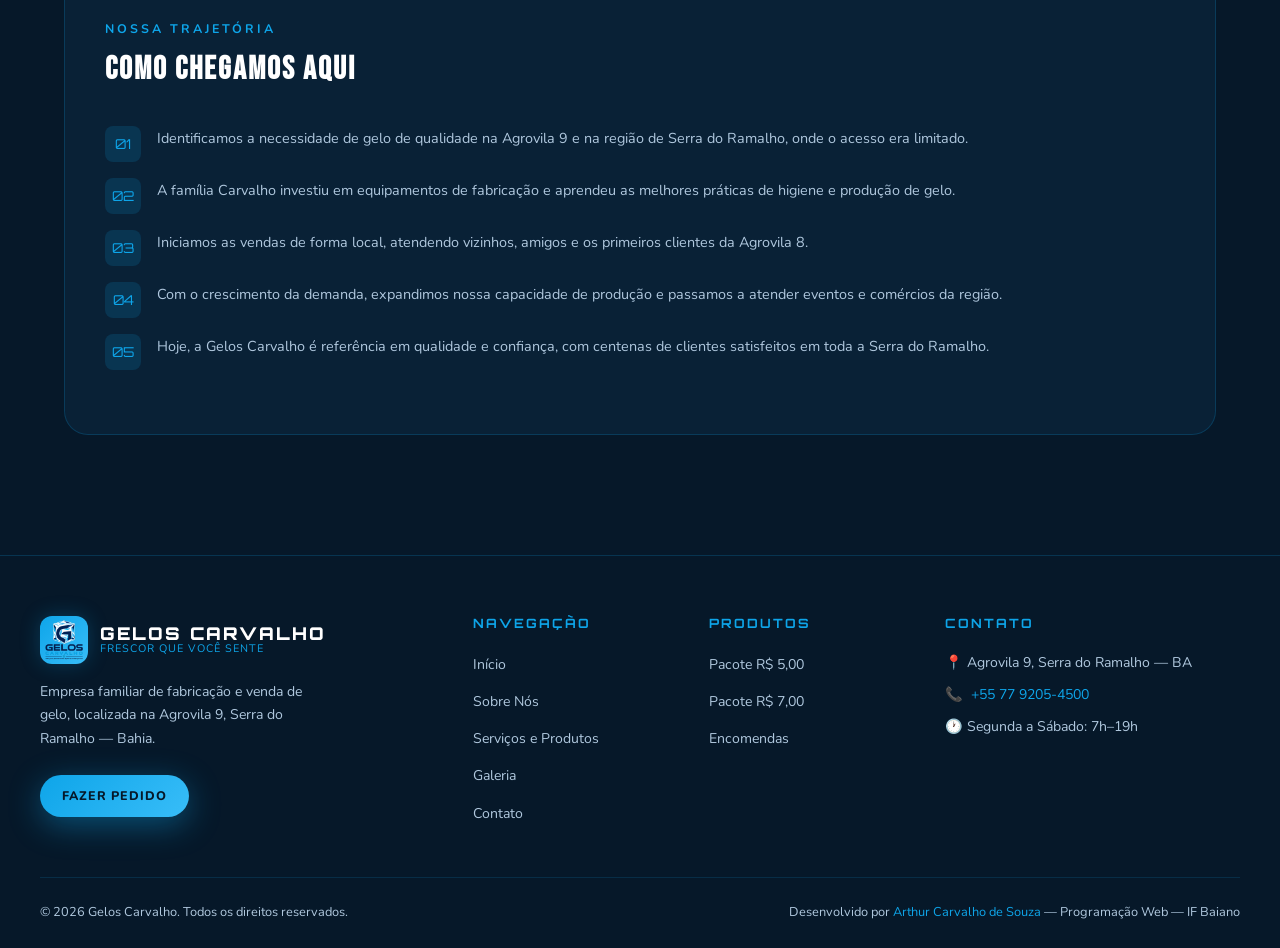
<file: sobre.html>
<!DOCTYPE html>
<html lang="pt-BR">
<head>
    <meta charset="UTF-8">
    <meta name="viewport" content="width=device-width, initial-scale=1.0">
    <meta name="description" content="Conheça a história da Gelos Carvalho, empresa familiar de Serra do Ramalho, Agrovila 9.">
    <title>Sobre Nós | Gelos Carvalho</title>
    <link rel="icon" type="image/jpeg" href="img/Gelos_Carvalho_Logo_Mestre.png">
    <link rel="stylesheet" href="css/style.css">
</head>
<body>
    <audio autoplay loop> <source src="audio/E_TA_CALOR.mp3" type="audio/mpeg"> </audio>
    <!-- ======== HEADER ======== -->
    <header>
        <div class="header-inner">
            <a href="index.html" class="logo">
                <div class="logo-icone"><img src="img/Gelos_Carvalho_Logo_Mestre.png" alt="logo_gelo"></div>
                <div class="logo-texto">
                    <span class="logo-nome">Gelos Carvalho</span>
                    <span class="logo-slogan">Frescor que você sente</span>
                </div>
            </a>
            <nav>
                <ul>
                    <li><a href="index.html">Início</a></li>
                    <li><a href="sobre.html" class="ativo">Sobre</a></li>
                    <li><a href="servicos.html">Serviços</a></li>
                    <li><a href="galeria.html">Galeria</a></li>
                    <li><a href="contato.html">Contato</a></li>
                </ul>
            </nav>
        </div>
    </header>

    <!-- ======== MAIN ======== -->
    <main>

        <!-- PAGE HERO -->
        <section class="page-hero">
            <div class="cristais" aria-hidden="true">
                <div class="cristal"></div>
                <div class="cristal"></div>
                <div class="cristal"></div>
                <div class="cristal"></div>
                <div class="cristal"></div>
                <div class="cristal"></div>
            </div>
            <span class="page-hero-label">Nossa história</span>
            <h1>Quem Somos</h1>
            <p>Uma família unida pelo propósito de levar frescor e qualidade para toda a região de Serra do Ramalho.</p>
        </section>

        <!-- CONTEÚDO SOBRE -->
        <div class="sobre-conteudo">

            <!-- BLOCO 1 — A Nossa história -->
            <div class="sobre-grid animar">
                <div class="sobre-imagem-wrap">
                    <img src="img/empresa.png" alt="Exterior da fábrica Gelos Carvalho">
                </div>
                <div class="sobre-texto">
                    <span class="label">A Nossa história</span>
                    <h2>Nascemos do Coração do Sertão</h2>
                    <p>A Gelos Carvalho nasceu na Agrovila 9, em Serra do Ramalho, Bahia — uma região onde o calor do sertão é constante e a necessidade de gelo de qualidade era real. Foi então que a família Carvalho enxergou uma oportunidade e transformou sonho em negócio.</p>
                    <p>Com muito trabalho e dedicação, construímos uma pequena, mas poderosa fábrica de gelo que hoje atende moradores locais, pequenos comércios e eventos da região. Somos uma empresa familiar, onde cada membro tem um papel essencial para o sucesso do empreendimento.</p>
                    <p>Nosso compromisso desde o primeiro dia é simples: entregar gelo de qualidade, com higiene, pontualidade e um preço justo para todos.</p>

                    <div class="valores-lista">
                        <div class="valor-item">
                            <div class="valor-icone">🫱🏾‍🫲🏽</div>
                            <div class="valor-texto">
                                <h4>Confiança acima de tudo</h4>
                                <p>Construímos nossa reputação entregando o que prometemos, sempre com transparência e honestidade.</p>
                            </div>
                        </div>
                        <div class="valor-item">
                            <div class="valor-icone">💎</div>
                            <div class="valor-texto">
                                <h4>Qualidade sem abrir mão</h4>
                                <p>Água filtrada, processo limpo e embalagens seguras. Cada detalhe importa no que entregamos.</p>
                            </div>
                        </div>
                        <div class="valor-item">
                            <div class="valor-icone">🌱</div>
                            <div class="valor-texto">
                                <h4>Crescimento com raízes</h4>
                                <p>Crescemos pensando na nossa comunidade. Cada venda fortalece famílias e a economia local.</p>
                            </div>
                        </div>
                    </div>
                </div>
            </div>

            <div class="divisor"></div>

            <!-- ESTATÍSTICAS -->
            <div class="stats-section animar">
                <div class="stat-item">
                    <div class="numero">3+</div>
                    <p>Anos no Mercado</p>
                </div>
                <div class="stat-item">
                    <div class="numero">500+</div>
                    <p>Clientes Atendidos</p>
                </div>
                <div class="stat-item">
                    <div class="numero">2</div>
                    <p>Produtos Disponíveis</p>
                </div>
                <div class="stat-item">
                    <div class="numero">100%</div>
                    <p>Satisfação Garantida</p>
                </div>
            </div>

            <div class="divisor"></div>

            <!-- NOSSA MISSÃO -->
            <div class="sobre-grid animar" style="direction: rtl; gap: 60px; margin-bottom:60px;">
                <div class="sobre-imagem-wrap" style="direction: ltr;">
                    <img src="img/familia.jpg" alt="Gelo de qualidade Gelos Carvalho" style="height:380px; object-fit:cover;">
                </div>
                <div class="sobre-texto" style="direction: ltr;">
                    <span class="label">Missão, Visão e Valores</span>
                    <h2>O que Nos Move Todo Dia</h2>

                    <h3 style="color: var(--azul-gelo); font-size:0.9rem; letter-spacing:2px; text-transform:uppercase; margin-bottom:8px; margin-top:20px;">🎯 Missão</h3>
                    <p>Oferecer gelo de alta qualidade à comunidade de Serra do Ramalho e região, com atendimento rápido, preço acessível e higiene total em cada pacote entregue.</p>

                    <h3 style="color: var(--azul-gelo); font-size:0.9rem; letter-spacing:2px; text-transform:uppercase; margin-bottom:8px; margin-top:20px;">🔭 Visão</h3>
                    <p>Ser a referência em fornecimento de gelo no Vale do São Francisco, expandindo nosso atendimento para mais municípios da região e conquistando novos parceiros comerciais.</p>

                    <h3 style="color: var(--azul-gelo); font-size:0.9rem; letter-spacing:2px; text-transform:uppercase; margin-bottom:8px; margin-top:20px;">💡 Valores</h3>
                    <ul class="lista-simples" style="margin-top:8px;">
                        <li>Qualidade e higiene em cada produto</li>
                        <li>Respeito ao cliente e à comunidade</li>
                        <li>Trabalho honesto e família unida</li>
                        <li>Comprometimento com os prazos</li>
                        <li>Crescimento sustentável e local</li>
                    </ul>
                </div>
            </div>

            <div class="divisor"></div>

            <!-- NOSSA EQUIPE -->
            <div class="secao-titulo animar">
                <span class="label">As pessoas por trás do gelo</span>
                <h2>Nossa Família</h2>
                <p>Uma empresa de família, feita com amor, suor e muito trabalho.</p>
            </div>

            <div class="equipe-grid animar" style="margin-bottom:40px;">
                <div class="membro-card">
                    <div class="membro-foto">
                        <img src="img/arthur_carvalho.jpg" alt="Arthur Carvalho de Souza — Fundador e Gestor">
                    </div>
                    <div class="membro-info">
                        <h3>Arthur Carvalho de Souza</h3>
                        <div class="cargo">Fundador &amp; Gestor</div>
                        <p>Responsável pela gestão, vendas e expansão dos negócios. Empreendedor desde cedo, acredita que o sertão tem muito potencial.</p>
                    </div>
                </div>

                <div class="membro-card">
                    <div class="membro-foto">
                        <img src="img/mae__carvalho.jpg" alt="Mãe — Diretora de Produção">
                    </div>
                    <div class="membro-info">
                        <h3>Mãe Carvalho</h3>
                        <div class="cargo">Direção de Produção</div>
                        <p>A matriarca da família garante que cada pacote seja produzido com capricho, higiene e o cuidado de quem coloca amor no trabalho.</p>
                    </div>
                </div>

                <div class="membro-card">
                    <div class="membro-foto">
                        <img src="img/irma_carvalho.jpg" alt="Irmã — Atendimento e Logística">
                    </div>
                    <div class="membro-info">
                        <h3>Irmã Carvalho</h3>
                        <div class="cargo">Atendimento &amp; Logística</div>
                        <p>Responsável pelo atendimento ao cliente e pela organização das entregas. Sua dedicação garante que ninguém fique esperando.</p>
                    </div>
                </div>
            </div>

            <!-- LISTA ORDENADA — LINHA DO TEMPO -->
            <div class="animar" style="background: rgba(12,42,69,0.5); border:1px solid rgba(14,165,233,0.2); border-radius: var(--raio-grande); padding:48px 40px; margin-bottom:40px;">
                <div class="secao-titulo" style="margin-bottom:36px; text-align:left;">
                    <span class="label">Nossa Trajetória</span>
                    <h2 style="font-size:2rem;">Como Chegamos Aqui</h2>
                </div>
                <ol class="lista-ordenada">
                    <li>Identificamos a necessidade de gelo de qualidade na Agrovila 9 e na região de Serra do Ramalho, onde o acesso era limitado.</li>
                    <li>A família Carvalho investiu em equipamentos de fabricação e aprendeu as melhores práticas de higiene e produção de gelo.</li>
                    <li>Iniciamos as vendas de forma local, atendendo vizinhos, amigos e os primeiros clientes da Agrovila 8.</li>
                    <li>Com o crescimento da demanda, expandimos nossa capacidade de produção e passamos a atender eventos e comércios da região.</li>
                    <li>Hoje, a Gelos Carvalho é referência em qualidade e confiança, com centenas de clientes satisfeitos em toda a Serra do Ramalho.</li>
                </ol>
            </div>

        </div>
    </main>

    <!-- ======== FOOTER ======== -->
    <footer>
        <div class="footer-grid">
            <div class="footer-marca">
                <div class="logo">
                    <div class="logo-icone"><img src="img/Gelos_Carvalho_Logo_Mestre.png" alt="logo_gelo"></div>
                    <div class="logo-texto">
                        <span class="logo-nome">Gelos Carvalho</span>
                        <span class="logo-slogan">Frescor que você sente</span>
                    </div>
                </div>
                <p>Empresa familiar de fabricação e venda de gelo, localizada na Agrovila 9, Serra do Ramalho — Bahia.</p>
                <a href="contato.html" class="btn btn-primario" style="font-size:0.78rem; padding:10px 22px;">Fazer Pedido</a>
            </div>
            <div>
                <h4 class="footer-titulo">Navegação</h4>
                <ul class="footer-links">
                    <li><a href="index.html">Início</a></li>
                    <li><a href="sobre.html">Sobre Nós</a></li>
                    <li><a href="servicos.html">Serviços e Produtos</a></li>
                    <li><a href="galeria.html">Galeria</a></li>
                    <li><a href="contato.html">Contato</a></li>
                </ul>
            </div>
            <div>
                <h4 class="footer-titulo">Produtos</h4>
                <ul class="footer-links">
                    <li><a href="servicos.html">Pacote R$ 5,00</a></li>
                    <li><a href="servicos.html">Pacote R$ 7,00</a></li>
                    <li><a href="contato.html">Encomendas</a></li>
                </ul>
            </div>
            <div>
                <h4 class="footer-titulo">Contato</h4>
                <div class="footer-contato">
                    <p>📍 Agrovila 9, Serra do Ramalho — BA</p>
                    <p>📞 <a href="tel:+5577920545000" style="color:var(--azul-gelo);">+55 77 9205-4500</a></p>
                    <p>🕐 Segunda a Sábado: 7h–19h</p>
                </div>
            </div>
        </div>
        <div class="footer-bottom">
            <p>&copy; 2026 Gelos Carvalho. Todos os direitos reservados.</p>
            <p>Desenvolvido por <span>Arthur Carvalho de Souza</span> &mdash; Programação Web &mdash; IF Baiano</p>
        </div>
    </footer>

    <script>
        const observer = new IntersectionObserver((entries) => {
            entries.forEach(entry => {
                if (entry.isIntersecting) entry.target.classList.add('visivel');
            });
        }, { threshold: 0.15 });
        document.querySelectorAll('.animar').forEach(el => observer.observe(el));
    </script>
</body>
</html>
</file>
<file: css/style.css>
/* ====================================================
   GELOS CARVALHO — CSS Principal
   Desenvolvido por: Arthur Carvalho de Souza
   Disciplina: Programação para Web
   Professor: Tiago do Carmo Nogueira
   ==================================================== */

/* ── Importação de Fontes ── */
@import url('https://fonts.googleapis.com/css2?family=Bebas+Neue&family=Nunito:wght@400;600;700;800;900&family=Orbitron:wght@700;900&display=swap');

/* ── Variáveis CSS ── */
:root {
    --azul-gelo:    #0ea5e9;
    --azul-escuro:  #0c2a45;
    --azul-profundo:#061829;
    --branco-gelo:  #e8f4fd;
    --branco:       #ffffff;
    --cinza-claro:  #f0f8ff;
    --cinza-medio:  #b0c8de;
    --dourado:      #f0b429;
    --sombra:       rgba(14, 165, 233, 0.25);
    --sombra-escura:rgba(6, 24, 41, 0.6);

    --fonte-titulo: 'Orbitron', sans-serif;
    --fonte-display:'Bebas Neue', cursive;
    --fonte-corpo:  'Nunito', sans-serif;

    --raio:         12px;
    --raio-grande:  24px;
    --transicao:    0.35s ease;
}

/* ── Reset & Base ── */
*, *::before, *::after {
    margin: 0;
    padding: 0;
    box-sizing: border-box;
}

html {
    scroll-behavior: smooth;
}

body {
    font-family: var(--fonte-corpo);
    background-color: var(--azul-profundo);
    color: var(--branco-gelo);
    overflow-x: hidden;
    line-height: 1.7;
}

img {
    max-width: 100%;
    display: block;
    border-radius: var(--raio);
}

a {
    text-decoration: none;
    color: inherit;
    transition: color var(--transicao);
}

ul { list-style: none; }

h1, h2, h3, h4, h5, h6 {
    line-height: 1.2;
}

/* ── Fundo com padrão de gelo ── */
body::before {
    content: '';
    position: fixed;
    inset: 0;
    background:
        radial-gradient(ellipse at 20% 20%, rgba(14,165,233,0.12) 0%, transparent 60%),
        radial-gradient(ellipse at 80% 80%, rgba(14,165,233,0.08) 0%, transparent 60%),
        radial-gradient(ellipse at 50% 50%, rgba(12,42,69,0.3) 0%, transparent 70%);
    pointer-events: none;
    z-index: 0;
}

/* ── HEADER / NAVEGAÇÃO ── */
header {
    position: sticky;
    top: 0;
    z-index: 1000;
    background: rgba(6, 24, 41, 0.92);
    backdrop-filter: blur(16px);
    -webkit-backdrop-filter: blur(16px);
    border-bottom: 1px solid rgba(14, 165, 233, 0.3);
    box-shadow: 0 4px 30px rgba(0, 0, 0, 0.4);
}

.header-inner {
    max-width: 1200px;
    margin: 0 auto;
    padding: 0 24px;
    display: flex;
    align-items: center;
    justify-content: space-between;
    height: 72px;
}

/* Logo */
.logo {
    display: flex;
    align-items: center;
    gap: 12px;
}

.logo-icone {
    width: 48px;
    height: 48px;
    background: linear-gradient(135deg, var(--azul-gelo), #38bdf8);
    border-radius: 12px;
    display: flex;
    align-items: center;
    justify-content: center;
    font-size: 24px;
    box-shadow: 0 0 20px var(--sombra);
    animation: pulsar 3s ease-in-out infinite;
}

@keyframes pulsar {
    0%, 100% { box-shadow: 0 0 20px rgba(14,165,233,0.4); }
    50%       { box-shadow: 0 0 40px rgba(14,165,233,0.8); }
}

.logo-texto {
    display: flex;
    flex-direction: column;
    line-height: 1.1;
}

.logo-nome {
    font-family: var(--fonte-titulo);
    font-size: 1.1rem;
    font-weight: 900;
    color: var(--branco);
    letter-spacing: 2px;
    text-transform: uppercase;
}

.logo-slogan {
    font-size: 0.68rem;
    color: var(--azul-gelo);
    letter-spacing: 1px;
    text-transform: uppercase;
}

/* Navegação */
nav ul {
    display: flex;
    gap: 4px;
}

nav ul li a {
    display: block;
    padding: 8px 16px;
    font-family: var(--fonte-corpo);
    font-weight: 700;
    font-size: 0.85rem;
    text-transform: uppercase;
    letter-spacing: 1px;
    color: var(--cinza-medio);
    border-radius: 8px;
    transition: all var(--transicao);
    position: relative;
}

nav ul li a::after {
    content: '';
    position: absolute;
    bottom: 4px;
    left: 50%;
    transform: translateX(-50%);
    width: 0;
    height: 2px;
    background: var(--azul-gelo);
    border-radius: 2px;
    transition: width var(--transicao);
}

nav ul li a:hover {
    color: var(--branco);
    background: rgba(14, 165, 233, 0.12);
}

nav ul li a:hover::after {
    width: 70%;
}

nav ul li a.ativo {
    color: var(--azul-gelo);
    background: rgba(14, 165, 233, 0.15);
}

nav ul li a.ativo::after {
    width: 70%;
}

/* ── MAIN ── */
main {
    position: relative;
    z-index: 1;
}

/* ── SEÇÃO HERO (index) ── */
.hero {
    min-height: calc(100vh - 72px);
    display: flex;
    align-items: center;
    justify-content: center;
    text-align: center;
    padding: 80px 24px;
    position: relative;
    overflow: hidden;
}

.hero::before {
    content: '';
    position: absolute;
    inset: 0;
    background: url('../img/hero-bg.jpg') center/cover no-repeat;
    filter: brightness(0.2) saturate(1.5);
    z-index: -1;
}

.hero-conteudo {
    max-width: 800px;
    animation: fadeUp 1s ease both;
}

@keyframes fadeUp {
    from { opacity: 0; transform: translateY(40px); }
    to   { opacity: 1; transform: translateY(0);    }
}

.hero-badge {
    display: inline-block;
    background: rgba(14, 165, 233, 0.2);
    border: 1px solid rgba(14, 165, 233, 0.5);
    color: var(--azul-gelo);
    font-size: 0.78rem;
    font-weight: 700;
    letter-spacing: 3px;
    text-transform: uppercase;
    padding: 8px 20px;
    border-radius: 50px;
    margin-bottom: 24px;
    animation: fadeUp 1s ease 0.2s both;
}

.hero h1 {
    font-family: var(--fonte-display);
    font-size: clamp(3.5rem, 10vw, 7rem);
    color: var(--branco);
    letter-spacing: 4px;
    text-shadow: 0 0 60px rgba(14,165,233,0.5);
    line-height: 0.95;
    animation: fadeUp 1s ease 0.3s both;
}

.hero h1 span {
    color: var(--azul-gelo);
    display: block;
}

.hero-subtitulo {
    font-size: 1.1rem;
    color: var(--cinza-medio);
    margin: 24px 0 40px;
    animation: fadeUp 1s ease 0.5s both;
}

.hero-botoes {
    display: flex;
    gap: 16px;
    justify-content: center;
    flex-wrap: wrap;
    animation: fadeUp 1s ease 0.7s both;
}

/* Cristais flutuantes */
.cristais {
    position: absolute;
    inset: 0;
    pointer-events: none;
    overflow: hidden;
    z-index: -1;
}

.cristal {
    position: absolute;
    width: 6px;
    height: 6px;
    background: rgba(14, 165, 233, 0.6);
    border-radius: 50%;
    animation: flutuar linear infinite;
}

.cristal:nth-child(1)  { left:  10%; animation-duration: 8s;  animation-delay: 0s;   width: 4px;  height: 4px;  }
.cristal:nth-child(2)  { left:  25%; animation-duration: 12s; animation-delay: 2s;   width: 8px;  height: 8px;  }
.cristal:nth-child(3)  { left:  40%; animation-duration: 10s; animation-delay: 4s;   }
.cristal:nth-child(4)  { left:  55%; animation-duration: 14s; animation-delay: 1s;   width: 3px;  height: 3px;  }
.cristal:nth-child(5)  { left:  70%; animation-duration: 9s;  animation-delay: 3s;   width: 10px; height: 10px; }
.cristal:nth-child(6)  { left:  85%; animation-duration: 11s; animation-delay: 5s;   width: 5px;  height: 5px;  }
.cristal:nth-child(7)  { left:  15%; animation-duration: 13s; animation-delay: 6s;   width: 7px;  height: 7px;  }
.cristal:nth-child(8)  { left:  60%; animation-duration: 7s;  animation-delay: 0.5s; width: 4px;  height: 4px;  }
.cristal:nth-child(9)  { left:  90%; animation-duration: 15s; animation-delay: 2.5s; width: 6px;  height: 6px;  }
.cristal:nth-child(10) { left:  35%; animation-duration: 11s; animation-delay: 7s;   width: 3px;  height: 3px;  }

@keyframes flutuar {
    0%   { transform: translateY(110vh) rotate(0deg);   opacity: 0; }
    10%  { opacity: 1; }
    90%  { opacity: 1; }
    100% { transform: translateY(-10vh) rotate(720deg); opacity: 0; }
}

/* ── BOTÕES ── */
.btn {
    display: inline-flex;
    align-items: center;
    gap: 8px;
    padding: 14px 32px;
    border-radius: 50px;
    font-family: var(--fonte-corpo);
    font-weight: 800;
    font-size: 0.9rem;
    letter-spacing: 1px;
    text-transform: uppercase;
    cursor: pointer;
    border: none;
    transition: all var(--transicao);
}

.btn-primario {
    background: linear-gradient(135deg, var(--azul-gelo), #38bdf8);
    color: var(--azul-profundo);
    box-shadow: 0 8px 32px rgba(14, 165, 233, 0.4);
}

.btn-primario:hover {
    transform: translateY(-3px);
    box-shadow: 0 12px 40px rgba(14, 165, 233, 0.6);
    background: linear-gradient(135deg, #38bdf8, var(--azul-gelo));
    color: var(--azul-profundo);
}

.btn-secundario {
    background: transparent;
    color: var(--branco);
    border: 2px solid rgba(255,255,255,0.3);
}

.btn-secundario:hover {
    background: rgba(255,255,255,0.1);
    border-color: var(--azul-gelo);
    color: var(--azul-gelo);
    transform: translateY(-3px);
}

.btn-dourado {
    background: linear-gradient(135deg, var(--dourado), #fbbf24);
    color: var(--azul-profundo);
    box-shadow: 0 8px 32px rgba(240, 180, 41, 0.4);
}

.btn-dourado:hover {
    transform: translateY(-3px);
    box-shadow: 0 12px 40px rgba(240, 180, 41, 0.6);
}

/* ── CARDS DE DESTAQUE (index) ── */
.destaques {
    padding: 80px 24px;
    max-width: 1200px;
    margin: 0 auto;
}

.secao-titulo {
    text-align: center;
    margin-bottom: 60px;
}

.secao-titulo .label {
    display: inline-block;
    color: var(--azul-gelo);
    font-size: 0.78rem;
    font-weight: 700;
    letter-spacing: 3px;
    text-transform: uppercase;
    margin-bottom: 12px;
}

.secao-titulo h2 {
    font-family: var(--fonte-display);
    font-size: clamp(2rem, 5vw, 3.5rem);
    letter-spacing: 2px;
    color: var(--branco);
}

.secao-titulo p {
    color: var(--cinza-medio);
    margin-top: 12px;
    font-size: 1rem;
}

.cards-grid {
    display: grid;
    grid-template-columns: repeat(auto-fit, minmax(260px, 1fr));
    gap: 24px;
}

.card {
    background: rgba(12, 42, 69, 0.6);
    border: 1px solid rgba(14, 165, 233, 0.2);
    border-radius: var(--raio-grande);
    padding: 36px 28px;
    transition: all var(--transicao);
    position: relative;
    overflow: hidden;
}

.card::before {
    content: '';
    position: absolute;
    top: 0; left: 0; right: 0;
    height: 2px;
    background: linear-gradient(90deg, transparent, var(--azul-gelo), transparent);
    opacity: 0;
    transition: opacity var(--transicao);
}

.card:hover {
    transform: translateY(-8px);
    border-color: rgba(14, 165, 233, 0.5);
    box-shadow: 0 24px 60px rgba(14, 165, 233, 0.15);
}

.card:hover::before { opacity: 1; }

.card-icone {
    font-size: 2.5rem;
    margin-bottom: 20px;
}

.card h3 {
    font-family: var(--fonte-titulo);
    font-size: 1rem;
    color: var(--branco);
    margin-bottom: 12px;
    letter-spacing: 1px;
}

.card p {
    color: var(--cinza-medio);
    font-size: 0.9rem;
    line-height: 1.7;
}

/* ── SEÇÃO PRODUTOS (index) ── */
.produtos-destaque {
    background: rgba(12, 42, 69, 0.3);
    padding: 80px 24px;
}

.produtos-destaque-inner {
    max-width: 1200px;
    margin: 0 auto;
}

.produtos-grid {
    display: grid;
    grid-template-columns: repeat(auto-fit, minmax(300px, 1fr));
    gap: 32px;
}

.produto-card {
    background: rgba(6, 24, 41, 0.8);
    border: 1px solid rgba(14, 165, 233, 0.2);
    border-radius: var(--raio-grande);
    overflow: hidden;
    transition: all var(--transicao);
}

.produto-card:hover {
    transform: translateY(-10px);
    box-shadow: 0 30px 80px rgba(14, 165, 233, 0.2);
    border-color: var(--azul-gelo);
}

.produto-imagem {
    height: 220px;
    overflow: hidden;
    position: relative;
}

.produto-imagem img {
    width: 100%;
    height: 100%;
    object-fit: cover;
    border-radius: 0;
    transition: transform 0.5s ease;
}

.produto-card:hover .produto-imagem img {
    transform: scale(1.08);
}

.produto-badge {
    position: absolute;
    top: 16px; right: 16px;
    background: linear-gradient(135deg, var(--azul-gelo), #38bdf8);
    color: var(--azul-profundo);
    font-weight: 900;
    font-size: 1.1rem;
    padding: 6px 16px;
    border-radius: 50px;
}

.produto-info {
    padding: 28px;
}

.produto-info h3 {
    font-family: var(--fonte-titulo);
    font-size: 1.1rem;
    color: var(--branco);
    margin-bottom: 8px;
}

.produto-info p {
    color: var(--cinza-medio);
    font-size: 0.88rem;
    margin-bottom: 20px;
}

/* ── BANNER CTA ── */
.cta-banner {
    padding: 80px 24px;
    text-align: center;
    position: relative;
    overflow: hidden;
}

.cta-banner::before {
    content: '';
    position: absolute;
    inset: 0;
    background: linear-gradient(135deg, rgba(14,165,233,0.15), rgba(12,42,69,0.5));
    border-top: 1px solid rgba(14,165,233,0.2);
    border-bottom: 1px solid rgba(14,165,233,0.2);
}

.cta-banner-inner {
    position: relative;
    max-width: 700px;
    margin: 0 auto;
}

.cta-banner h2 {
    font-family: var(--fonte-display);
    font-size: clamp(2.5rem, 6vw, 4rem);
    letter-spacing: 3px;
    margin-bottom: 16px;
}

.cta-banner p {
    color: var(--cinza-medio);
    margin-bottom: 36px;
    font-size: 1rem;
}

/* ── FOOTER ── */
footer {
    background: var(--azul-profundo);
    border-top: 1px solid rgba(14, 165, 233, 0.2);
    padding: 60px 24px 24px;
    position: relative;
    z-index: 1;
}

.footer-grid {
    max-width: 1200px;
    margin: 0 auto;
    display: grid;
    grid-template-columns: 2fr 1fr 1fr 1.5fr;
    gap: 40px;
    padding-bottom: 40px;
    border-bottom: 1px solid rgba(14, 165, 233, 0.15);
}

.footer-marca p {
    color: var(--cinza-medio);
    font-size: 0.88rem;
    margin: 16px 0 24px;
    max-width: 280px;
}

.footer-titulo {
    font-family: var(--fonte-titulo);
    font-size: 0.8rem;
    letter-spacing: 2px;
    text-transform: uppercase;
    color: var(--azul-gelo);
    margin-bottom: 20px;
}

.footer-links li {
    margin-bottom: 10px;
}

.footer-links li a {
    color: var(--cinza-medio);
    font-size: 0.88rem;
    transition: color var(--transicao);
}

.footer-links li a:hover {
    color: var(--azul-gelo);
    padding-left: 6px;
}

.footer-contato p {
    color: var(--cinza-medio);
    font-size: 0.88rem;
    margin-bottom: 8px;
    display: flex;
    align-items: center;
    gap: 8px;
}

.footer-bottom {
    max-width: 1200px;
    margin: 24px auto 0;
    display: flex;
    align-items: center;
    justify-content: space-between;
    flex-wrap: wrap;
    gap: 12px;
}

.footer-bottom p {
    color: var(--cinza-medio);
    font-size: 0.8rem;
}

.footer-bottom span {
    color: var(--azul-gelo);
}

/* ================================================================
   PÁGINA SOBRE
   ================================================================ */

.page-hero {
    padding: 100px 24px 60px;
    text-align: center;
    position: relative;
    overflow: hidden;
}

.page-hero::before {
    content: '';
    position: absolute;
    inset: 0;
    background: url('../img/atendimento.jpg') center/cover no-repeat;
    filter: brightness(0.15) saturate(1.5);
    z-index: -1;
}

.page-hero-label {
    display: inline-block;
    color: var(--azul-gelo);
    font-size: 0.78rem;
    font-weight: 700;
    letter-spacing: 3px;
    text-transform: uppercase;
    margin-bottom: 16px;
    border: 1px solid rgba(14,165,233,0.4);
    padding: 6px 18px;
    border-radius: 50px;
}

.page-hero h1 {
    font-family: var(--fonte-display);
    font-size: clamp(2.5rem, 7vw, 5rem);
    letter-spacing: 3px;
    color: var(--branco);
    text-shadow: 0 0 40px rgba(14,165,233,0.4);
}

.page-hero p {
    color: var(--cinza-medio);
    font-size: 1rem;
    margin-top: 12px;
    max-width: 560px;
    margin-left: auto;
    margin-right: auto;
}

/* Sobre — Conteúdo */
.sobre-conteudo {
    max-width: 1200px;
    margin: 0 auto;
    padding: 80px 24px;
}

.sobre-grid {
    display: grid;
    grid-template-columns: 1fr 1fr;
    gap: 60px;
    align-items: center;
    margin-bottom: 80px;
}

.sobre-imagem-wrap {
    position: relative;
}

.sobre-imagem-wrap img {
    width: 100%;
    height: 420px;
    object-fit: cover;
    border-radius: var(--raio-grande);
    border: 1px solid rgba(14,165,233,0.3);
}

.sobre-imagem-wrap::before {
    content: '';
    position: absolute;
    top: -16px; left: -16px;
    width: 80%; height: 80%;
    border: 2px solid rgba(14,165,233,0.3);
    border-radius: var(--raio-grande);
    z-index: -1;
}

.sobre-texto .label {
    color: var(--azul-gelo);
    font-size: 0.78rem;
    font-weight: 700;
    letter-spacing: 3px;
    text-transform: uppercase;
    margin-bottom: 12px;
    display: block;
}

.sobre-texto h2 {
    font-family: var(--fonte-display);
    font-size: clamp(2rem, 4vw, 3rem);
    letter-spacing: 2px;
    margin-bottom: 20px;
    color: var(--branco);
}

.sobre-texto p {
    color: var(--cinza-medio);
    margin-bottom: 16px;
    font-size: 0.95rem;
}

/* Valores */
.valores-lista {
    margin-top: 24px;
}

.valor-item {
    display: flex;
    align-items: flex-start;
    gap: 16px;
    margin-bottom: 16px;
    padding: 16px;
    background: rgba(12, 42, 69, 0.5);
    border-radius: var(--raio);
    border-left: 3px solid var(--azul-gelo);
}

.valor-icone {
    font-size: 1.5rem;
    flex-shrink: 0;
    margin-top: 2px;
}

.valor-texto h4 {
    color: var(--branco);
    font-size: 0.9rem;
    font-weight: 800;
    margin-bottom: 4px;
}

.valor-texto p {
    color: var(--cinza-medio);
    font-size: 0.82rem;
    margin: 0;
}

/* Estatísticas */
.stats-section {
    background: rgba(12, 42, 69, 0.4);
    border: 1px solid rgba(14,165,233,0.2);
    border-radius: var(--raio-grande);
    padding: 60px 40px;
    display: grid;
    grid-template-columns: repeat(auto-fit, minmax(160px, 1fr));
    gap: 40px;
    text-align: center;
    margin-bottom: 80px;
}

.stat-item .numero {
    font-family: var(--fonte-display);
    font-size: 3.5rem;
    color: var(--azul-gelo);
    letter-spacing: 2px;
    line-height: 1;
    text-shadow: 0 0 30px rgba(14,165,233,0.5);
}

.stat-item p {
    color: var(--cinza-medio);
    font-size: 0.85rem;
    margin-top: 8px;
    text-transform: uppercase;
    letter-spacing: 1px;
    font-weight: 700;
}

/* Equipe */
.equipe-grid {
    display: grid;
    grid-template-columns: repeat(auto-fit, minmax(240px, 1fr));
    gap: 28px;
}

.membro-card {
    background: rgba(12, 42, 69, 0.6);
    border: 1px solid rgba(14,165,233,0.2);
    border-radius: var(--raio-grande);
    overflow: hidden;
    text-align: center;
    transition: all var(--transicao);
}

.membro-card:hover {
    transform: translateY(-8px);
    border-color: var(--azul-gelo);
    box-shadow: 0 20px 60px rgba(14,165,233,0.15);
}

.membro-foto {
    height: 200px;
    overflow: hidden;
}

.membro-foto img {
    width: 100%;
    height: 100%;
    object-fit: cover;
    border-radius: 0;
    transition: transform 0.5s ease;
}

.membro-card:hover .membro-foto img {
    transform: scale(1.05);
}

.membro-info {
    padding: 24px;
}

.membro-info h3 {
    font-family: var(--fonte-titulo);
    font-size: 0.95rem;
    color: var(--branco);
    margin-bottom: 4px;
    letter-spacing: 1px;
}

.membro-info .cargo {
    color: var(--azul-gelo);
    font-size: 0.8rem;
    font-weight: 700;
    text-transform: uppercase;
    letter-spacing: 1px;
    margin-bottom: 10px;
}

.membro-info p {
    color: var(--cinza-medio);
    font-size: 0.82rem;
}

/* ================================================================
   PÁGINA SERVIÇOS
   ================================================================ */

.servicos-conteudo {
    max-width: 1200px;
    margin: 0 auto;
    padding: 80px 24px;
}

.page-servico {
    padding: 100px 24px 60px;
    text-align: center;
    position: relative;
    overflow: hidden;
}

.page-servico::before {
    content: '';
    position: absolute;
    inset: 0;
    background: url('../img/sobre-bg.jpg') center/cover no-repeat;
    filter: brightness(0.15) saturate(1.5);
    z-index: -1;
}

.page-servico-label {
    display: inline-block;
    color: var(--azul-gelo);
    font-size: 0.78rem;
    font-weight: 700;
    letter-spacing: 3px;
    text-transform: uppercase;
    margin-bottom: 16px;
    border: 1px solid rgba(14,165,233,0.4);
    padding: 6px 18px;
    border-radius: 50px;
}

.page-servico h1 {
    font-family: var(--fonte-display);
    font-size: clamp(2.5rem, 7vw, 5rem);
    letter-spacing: 3px;
    color: var(--branco);
    text-shadow: 0 0 40px rgba(14,165,233,0.4);
}

.page-servico p {
    color: var(--cinza-medio);
    font-size: 1rem;
    margin-top: 12px;
    max-width: 560px;
    margin-left: auto;
    margin-right: auto;
}

.produtos-completos {
    display: grid;
    grid-template-columns: repeat(auto-fit, minmax(320px, 1fr));
    gap: 36px;
    margin-bottom: 80px;
}

.produto-completo {
    background: rgba(12, 42, 69, 0.7);
    border: 1px solid rgba(14,165,233,0.2);
    border-radius: var(--raio-grande);
    overflow: hidden;
    transition: all var(--transicao);
}

.produto-completo:hover {
    transform: translateY(-10px);
    box-shadow: 0 30px 80px rgba(14,165,233,0.2);
    border-color: var(--azul-gelo);
}

.produto-completo-img {
    height: 240px;
    overflow: hidden;
    position: relative;
}

.produto-completo-img img {
    width: 100%;
    height: 100%;
    object-fit: cover;
    border-radius: 0;
    transition: transform 0.5s ease;
}

.produto-completo:hover .produto-completo-img img {
    transform: scale(1.08);
}

.preco-tag {
    position: absolute;
    bottom: 16px; left: 16px;
    background: linear-gradient(135deg, var(--azul-gelo), #38bdf8);
    color: var(--azul-profundo);
    font-weight: 900;
    font-size: 1.3rem;
    padding: 8px 20px;
    border-radius: 50px;
}

.produto-completo-body {
    padding: 28px;
}

.produto-completo-body h3 {
    font-family: var(--fonte-titulo);
    font-size: 1.1rem;
    color: var(--branco);
    margin-bottom: 12px;
    letter-spacing: 1px;
}

.produto-completo-body > p {
    color: var(--cinza-medio);
    font-size: 0.88rem;
    margin-bottom: 20px;
}

.produto-lista {
    margin-bottom: 24px;
}

.produto-lista li {
    display: flex;
    align-items: center;
    gap: 10px;
    color: var(--cinza-medio);
    font-size: 0.85rem;
    margin-bottom: 8px;
}

.produto-lista li::before {
    content: '❄️';
    font-size: 0.9rem;
    flex-shrink: 0;
}

/* Tabela de comparação */
.tabela-secao {
    margin-bottom: 80px;
}

.tabela-wrap {
    overflow-x: auto;
    border-radius: var(--raio-grande);
    border: 1px solid rgba(14,165,233,0.2);
}

table {
    width: 100%;
    border-collapse: collapse;
    font-size: 0.9rem;
}

thead {
    background: linear-gradient(135deg, rgba(14,165,233,0.3), rgba(12,42,69,0.8));
}

thead th {
    padding: 18px 24px;
    text-align: left;
    font-family: var(--fonte-titulo);
    font-size: 0.8rem;
    letter-spacing: 1px;
    text-transform: uppercase;
    color: var(--azul-gelo);
    border-bottom: 1px solid rgba(14,165,233,0.3);
}

tbody tr {
    border-bottom: 1px solid rgba(14,165,233,0.1);
    transition: background var(--transicao);
}

tbody tr:last-child {
    border-bottom: none;
}

tbody tr:hover {
    background: rgba(14,165,233,0.07);
}

tbody td {
    padding: 16px 24px;
    color: var(--cinza-medio);
    vertical-align: middle;
}

tbody td:first-child {
    color: var(--branco);
    font-weight: 700;
}

tbody td strong {
    color: var(--azul-gelo);
    font-size: 1.05rem;
}

/* Como funciona */
.como-funciona {
    background: rgba(12,42,69,0.3);
    border-radius: var(--raio-grande);
    padding: 60px 40px;
    margin-bottom: 40px;
}

.etapas {
    display: grid;
    grid-template-columns: repeat(auto-fit, minmax(200px, 1fr));
    gap: 32px;
    margin-top: 48px;
    position: relative;
}

.etapa {
    text-align: center;
    position: relative;
}

.etapa-numero {
    width: 60px;
    height: 60px;
    background: linear-gradient(135deg, var(--azul-gelo), #38bdf8);
    color: var(--azul-profundo);
    border-radius: 50%;
    display: flex;
    align-items: center;
    justify-content: center;
    font-family: var(--fonte-titulo);
    font-size: 1.2rem;
    font-weight: 900;
    margin: 0 auto 20px;
    box-shadow: 0 0 30px rgba(14,165,233,0.4);
}

.etapa h4 {
    color: var(--branco);
    font-size: 0.95rem;
    font-weight: 800;
    margin-bottom: 8px;
}

.etapa p {
    color: var(--cinza-medio);
    font-size: 0.82rem;
}

/* ================================================================
   PÁGINA GALERIA
   ================================================================ */

.galeria-conteudo {
    max-width: 1200px;
    margin: 0 auto;
    padding: 80px 24px;
}


.page-galeria {
    padding: 100px 24px 60px;
    text-align: center;
    position: relative;
    overflow: hidden;
}

.page-galeria::before {
    content: '';
    position: absolute;
    inset: 0;
    background: url('../img/galeria-gelo-mesa.jpg') center/cover no-repeat;
    filter: brightness(0.15) saturate(1.5);
    z-index: -1;
}

.page-galeria-label {
    display: inline-block;
    color: var(--azul-gelo);
    font-size: 0.78rem;
    font-weight: 700;
    letter-spacing: 3px;
    text-transform: uppercase;
    margin-bottom: 16px;
    border: 1px solid rgba(14,165,233,0.4);
    padding: 6px 18px;
    border-radius: 50px;
}

.page-galeria h1 {
    font-family: var(--fonte-display);
    font-size: clamp(2.5rem, 7vw, 5rem);
    letter-spacing: 3px;
    color: var(--branco);
    text-shadow: 0 0 40px rgba(14,165,233,0.4);
}

.page-galeria p {
    color: var(--cinza-medio);
    font-size: 1rem;
    margin-top: 12px;
    max-width: 560px;
    margin-left: auto;
    margin-right: auto;
}

.galeria-filtros {
    display: flex;
    gap: 12px;
    flex-wrap: wrap;
    margin-bottom: 48px;
    justify-content: center;
}

.filtro-btn {
    padding: 8px 24px;
    border-radius: 50px;
    border: 1px solid rgba(14,165,233,0.3);
    background: transparent;
    color: var(--cinza-medio);
    font-family: var(--fonte-corpo);
    font-weight: 700;
    font-size: 0.82rem;
    letter-spacing: 1px;
    text-transform: uppercase;
    cursor: pointer;
    transition: all var(--transicao);
}

.filtro-btn:hover,
.filtro-btn.ativo {
    background: var(--azul-gelo);
    color: var(--azul-profundo);
    border-color: var(--azul-gelo);
    box-shadow: 0 4px 20px rgba(14,165,233,0.4);
}

.galeria-grid {
    display: grid;
    grid-template-columns: repeat(3, 1fr);
    gap: 20px;
}

.galeria-item {
    border-radius: var(--raio);
    overflow: hidden;
    position: relative;
    aspect-ratio: 4/3;
    cursor: pointer;
    border: 1px solid rgba(14,165,233,0.15);
    transition: all var(--transicao);
}

.galeria-item:nth-child(3n-1) {
    aspect-ratio: 4/5;
}

.galeria-item img {
    width: 100%;
    height: 100%;
    object-fit: cover;
    border-radius: 0;
    transition: transform 0.5s ease;
}

.galeria-item:hover img {
    transform: scale(1.1);
}

.galeria-overlay {
    position: absolute;
    inset: 0;
    background: linear-gradient(to top, rgba(6,24,41,0.9), transparent);
    opacity: 0;
    transition: opacity var(--transicao);
    display: flex;
    align-items: flex-end;
    padding: 20px;
}

.galeria-item:hover .galeria-overlay {
    opacity: 1;
}

.galeria-overlay p {
    font-weight: 700;
    font-size: 0.88rem;
    color: var(--branco);
    letter-spacing: 1px;
}

.galeria-item:hover {
    border-color: var(--azul-gelo);
    box-shadow: 0 12px 40px rgba(14,165,233,0.2);
}

/* Galeria grande */
.galeria-item.grande {
    grid-column: span 2;
    aspect-ratio: 16/9;
}

/* ================================================================
   PÁGINA CONTATO
   ================================================================ */

.contato-conteudo {
    max-width: 1200px;
    margin: 0 auto;
    padding: 80px 24px;
}


.page-contato {
    padding: 100px 24px 60px;
    text-align: center;
    position: relative;
    overflow: hidden;
}

.page-contato::before {
    content: '';
    position: absolute;
    inset: 0;
    background: url('../img/contato.jpg') center/cover no-repeat;
    filter: brightness(0.15) saturate(1.5);
    z-index: -1;
}

.page-contato-label {
    display: inline-block;
    color: var(--azul-gelo);
    font-size: 0.78rem;
    font-weight: 700;
    letter-spacing: 3px;
    text-transform: uppercase;
    margin-bottom: 16px;
    border: 1px solid rgba(14,165,233,0.4);
    padding: 6px 18px;
    border-radius: 50px;
}

.page-contato h1 {
    font-family: var(--fonte-display);
    font-size: clamp(2.5rem, 7vw, 5rem);
    letter-spacing: 3px;
    color: var(--branco);
    text-shadow: 0 0 40px rgba(14,165,233,0.4);
}

.page-contato p {
    color: var(--cinza-medio);
    font-size: 1rem;
    margin-top: 12px;
    max-width: 560px;
    margin-left: auto;
    margin-right: auto;
}

.contato-grid {
    display: grid;
    grid-template-columns: 1fr 1.4fr;
    gap: 60px;
    align-items: start;
}

.contato-info h2 {
    font-family: var(--fonte-display);
    font-size: clamp(2rem, 4vw, 3rem);
    letter-spacing: 2px;
    margin-bottom: 16px;
    color: var(--branco);
}

.contato-info > p {
    color: var(--cinza-medio);
    font-size: 0.95rem;
    margin-bottom: 40px;
}

.contato-item {
    display: flex;
    gap: 20px;
    align-items: flex-start;
    margin-bottom: 28px;
    padding: 20px;
    background: rgba(12,42,69,0.5);
    border-radius: var(--raio);
    border: 1px solid rgba(14,165,233,0.15);
    transition: all var(--transicao);
}

.contato-item:hover {
    border-color: var(--azul-gelo);
    transform: translateX(4px);
}

.contato-item-icone {
    width: 48px;
    height: 48px;
    background: linear-gradient(135deg, rgba(14,165,233,0.2), rgba(56,189,248,0.1));
    border: 1px solid rgba(14,165,233,0.3);
    border-radius: 12px;
    display: flex;
    align-items: center;
    justify-content: center;
    font-size: 1.2rem;
    flex-shrink: 0;
}

.contato-item-texto h4 {
    color: var(--azul-gelo);
    font-size: 0.78rem;
    font-weight: 700;
    letter-spacing: 2px;
    text-transform: uppercase;
    margin-bottom: 4px;
}

.contato-item-texto p {
    color: var(--branco);
    font-size: 0.95rem;
    font-weight: 600;
}

.contato-item-texto span {
    color: var(--cinza-medio);
    font-size: 0.8rem;
}

/* Formulário */
.form-card {
    background: rgba(12,42,69,0.7);
    border: 1px solid rgba(14,165,233,0.2);
    border-radius: var(--raio-grande);
    padding: 48px 40px;
}

.form-card h3 {
    font-family: var(--fonte-titulo);
    font-size: 1.1rem;
    color: var(--branco);
    margin-bottom: 32px;
    letter-spacing: 1px;
}

.form-row {
    display: grid;
    grid-template-columns: 1fr 1fr;
    gap: 20px;
}

.form-grupo {
    margin-bottom: 20px;
}

.form-grupo label {
    display: block;
    color: var(--azul-gelo);
    font-size: 0.78rem;
    font-weight: 700;
    letter-spacing: 1px;
    text-transform: uppercase;
    margin-bottom: 8px;
}

.form-grupo input,
.form-grupo select,
.form-grupo textarea {
    width: 100%;
    padding: 14px 18px;
    background: rgba(6,24,41,0.8);
    border: 1px solid rgba(14,165,233,0.25);
    border-radius: var(--raio);
    color: var(--branco);
    font-family: var(--fonte-corpo);
    font-size: 0.9rem;
    transition: all var(--transicao);
    outline: none;
}

.form-grupo input::placeholder,
.form-grupo textarea::placeholder {
    color: rgba(176,200,222,0.4);
}

.form-grupo input:focus,
.form-grupo select:focus,
.form-grupo textarea:focus {
    border-color: var(--azul-gelo);
    background: rgba(12,42,69,0.8);
    box-shadow: 0 0 0 3px rgba(14,165,233,0.15);
}

.form-grupo select option {
    background: var(--azul-escuro);
    color: var(--branco);
}

.form-grupo textarea {
    resize: vertical;
    min-height: 120px;
}

.form-btn {
    width: 100%;
    margin-top: 8px;
}

/* Horários */
.horarios-tabela {
    margin-top: 40px;
    overflow: hidden;
    border-radius: var(--raio);
    border: 1px solid rgba(14,165,233,0.2);
}

.horarios-tabela table {
    width: 100%;
}

.horarios-tabela thead th {
    padding: 14px 20px;
    font-size: 0.75rem;
}

.horarios-tabela tbody td {
    padding: 12px 20px;
    font-size: 0.85rem;
}

/* ================================================================
   UTILITÁRIOS
   ================================================================ */

.container {
    max-width: 1200px;
    margin: 0 auto;
    padding: 0 24px;
}

.text-center { text-align: center; }
.mt-40 { margin-top: 40px; }
.mb-40 { margin-bottom: 40px; }

.divisor {
    height: 1px;
    background: linear-gradient(90deg, transparent, rgba(14,165,233,0.4), transparent);
    margin: 60px auto;
    max-width: 800px;
}

/* Lista ordenada estilizada */
.lista-ordenada {
    counter-reset: item;
    padding: 0;
}

.lista-ordenada li {
    counter-increment: item;
    display: flex;
    align-items: flex-start;
    gap: 16px;
    margin-bottom: 16px;
    color: var(--cinza-medio);
    font-size: 0.9rem;
}

.lista-ordenada li::before {
    content: counter(item, decimal-leading-zero);
    font-family: var(--fonte-titulo);
    font-size: 0.85rem;
    color: var(--azul-gelo);
    background: rgba(14,165,233,0.15);
    width: 36px;
    height: 36px;
    border-radius: 8px;
    display: flex;
    align-items: center;
    justify-content: center;
    flex-shrink: 0;
}

/* Lista não-ordenada estilizada */
.lista-simples li {
    padding: 8px 0;
    color: var(--cinza-medio);
    font-size: 0.9rem;
    border-bottom: 1px solid rgba(14,165,233,0.08);
    display: flex;
    align-items: center;
    gap: 10px;
}

.lista-simples li::before {
    content: '▸';
    color: var(--azul-gelo);
    font-size: 0.8rem;
}

/* ================================================================
   ANIMAÇÕES DE ENTRADA
   ================================================================ */

.animar {
    opacity: 0;
    transform: translateY(30px);
    transition: opacity 0.7s ease, transform 0.7s ease;
}

.animar.visivel {
    opacity: 1;
    transform: translateY(0);
}

.animar-delay-1 { transition-delay: 0.1s; }
.animar-delay-2 { transition-delay: 0.2s; }
.animar-delay-3 { transition-delay: 0.3s; }
.animar-delay-4 { transition-delay: 0.4s; }

/* ================================================================
   RESPONSIVIDADE
   ================================================================ */

@media (max-width: 900px) {
    .footer-grid {
        grid-template-columns: 1fr 1fr;
    }

    .sobre-grid {
        grid-template-columns: 1fr;
    }

    .contato-grid {
        grid-template-columns: 1fr;
    }

    .galeria-grid {
        grid-template-columns: repeat(2, 1fr);
    }

    .galeria-item.grande {
        grid-column: span 2;
    }
}

@media (max-width: 700px) {
    nav { display: none; }

    .hero h1 { font-size: 3.5rem; }

    .galeria-grid {
        grid-template-columns: 1fr 1fr;
    }

    .form-row {
        grid-template-columns: 1fr;
    }

    .footer-grid {
        grid-template-columns: 1fr;
    }

    .stats-section {
        grid-template-columns: 1fr 1fr;
        padding: 40px 24px;
    }

    .form-card {
        padding: 32px 24px;
    }
}

@media (max-width: 480px) {
    .galeria-grid {
        grid-template-columns: 1fr;
    }

    .galeria-item.grande {
        grid-column: span 1;
    }

    .hero-botoes {
        flex-direction: column;
        align-items: center;
    }
}
</file>
